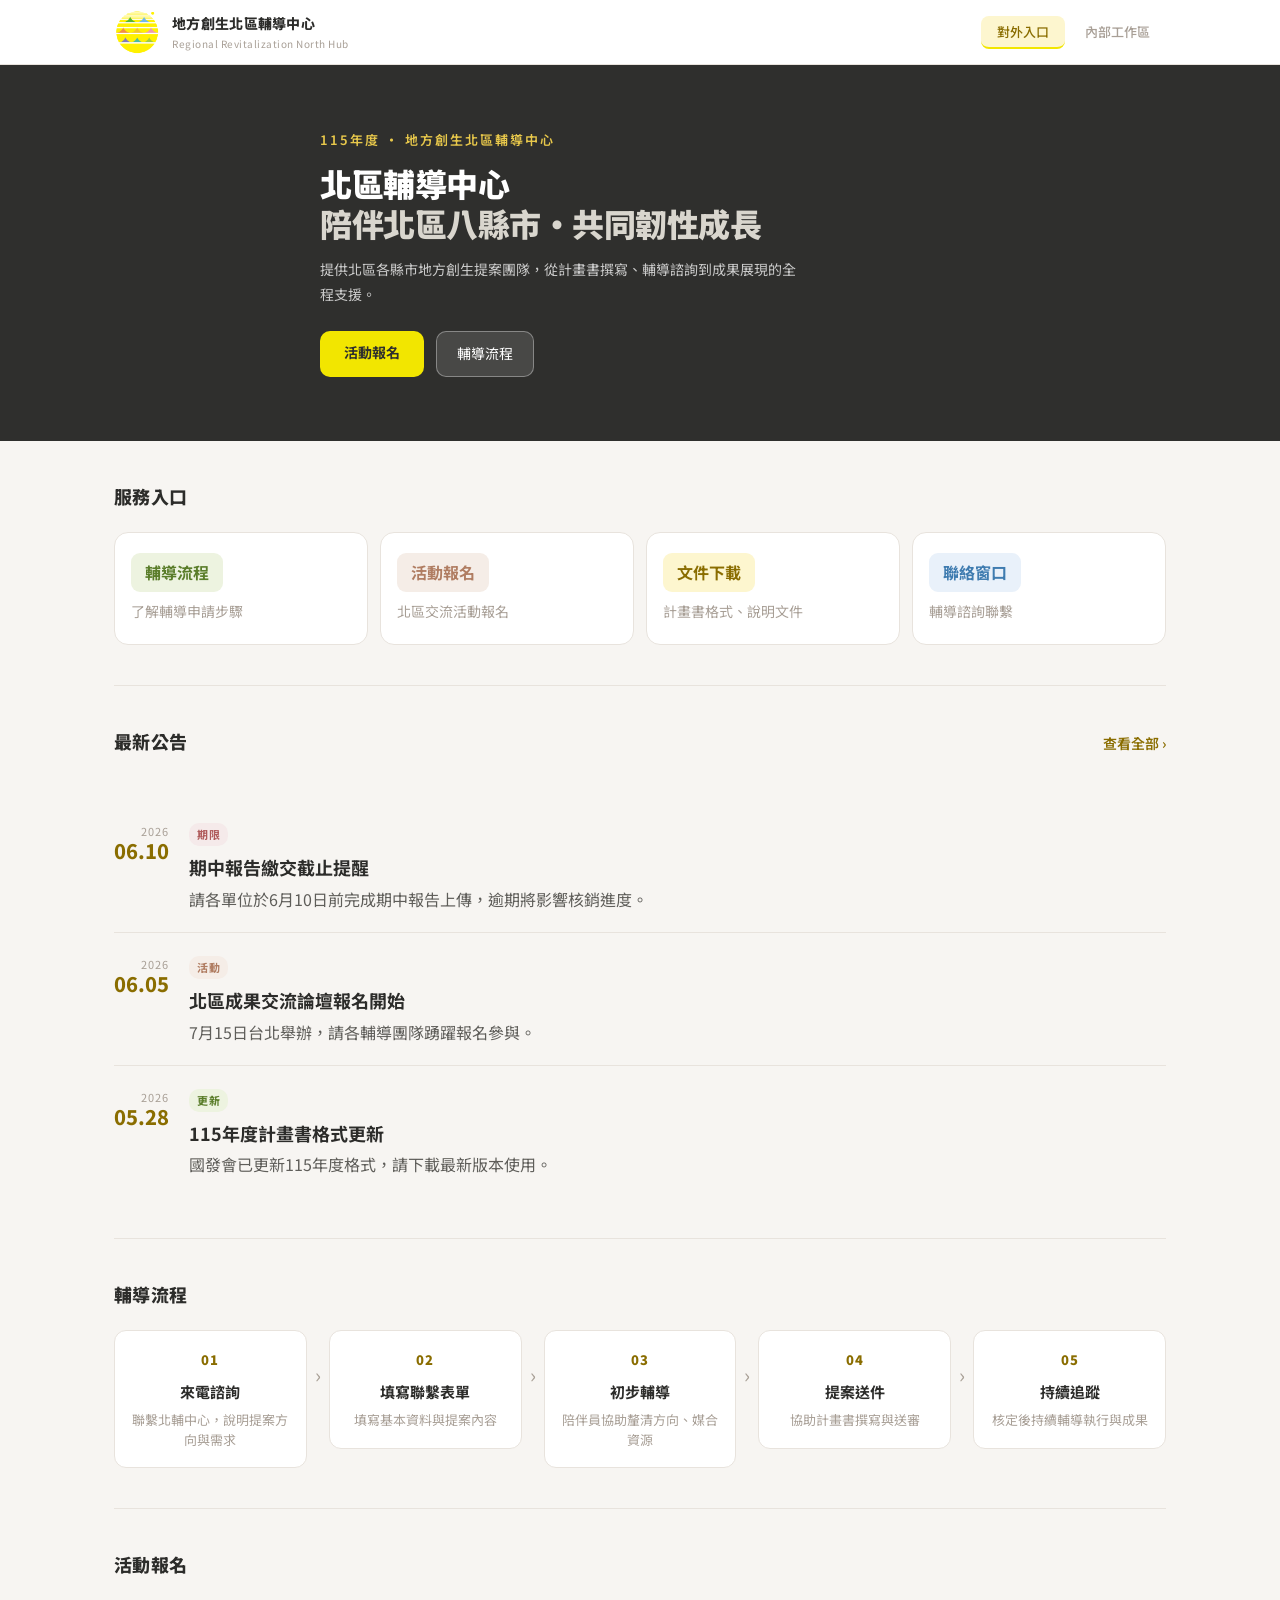
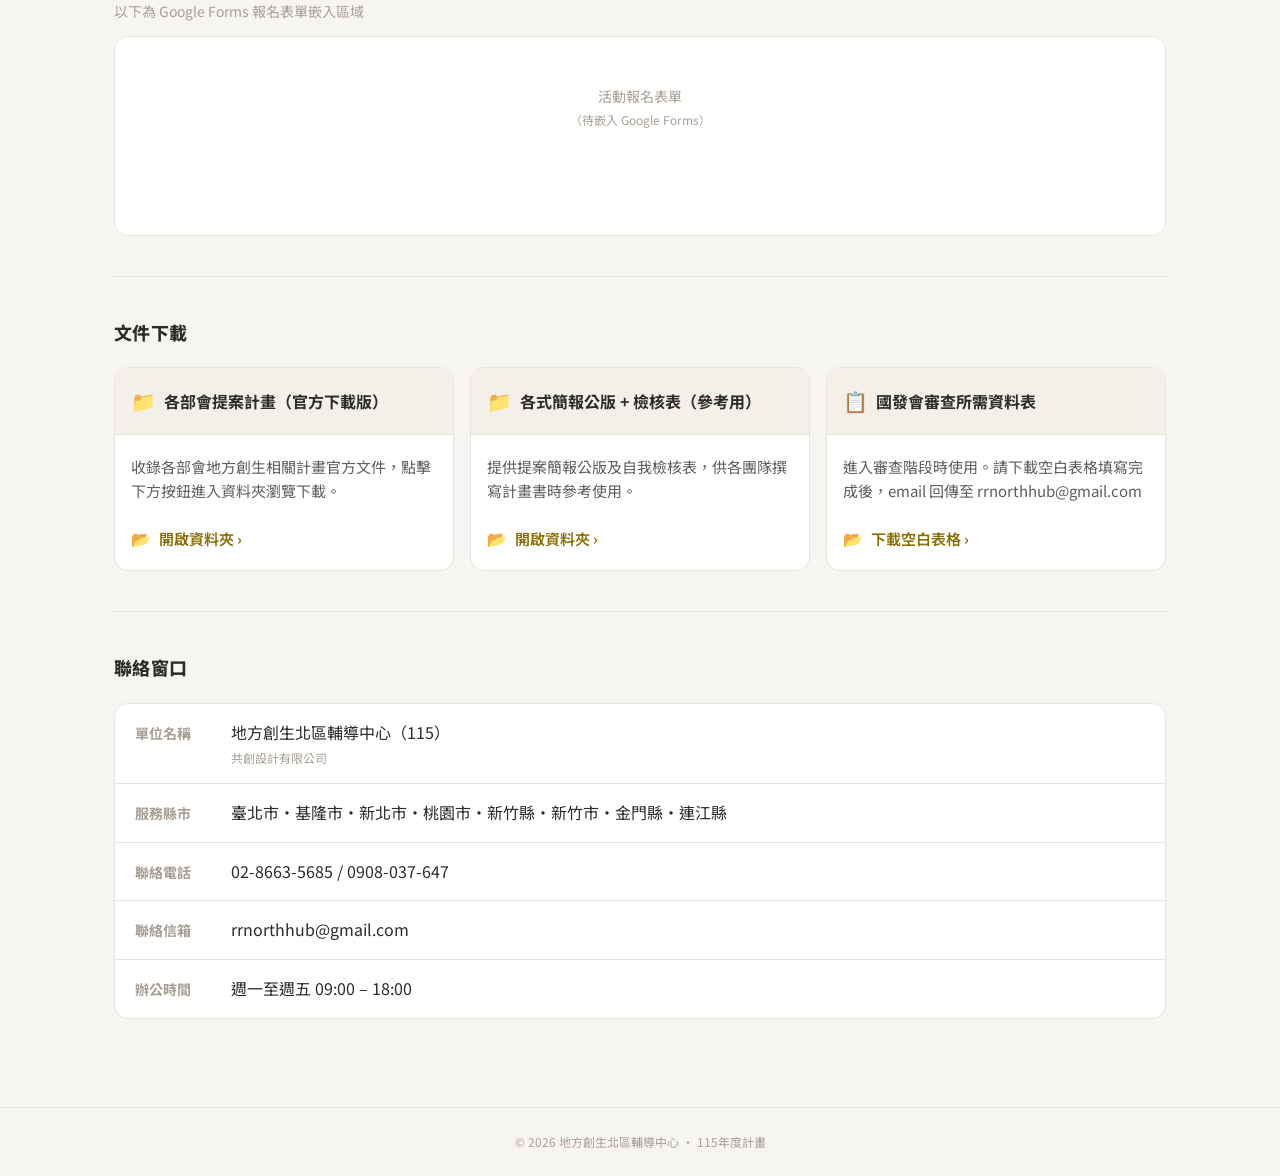
<file: index.html>
<!DOCTYPE html>
<html lang="zh-TW">
<head>
  <meta charset="UTF-8" />
  <meta name="viewport" content="width=device-width, initial-scale=1.0" />
  <title>地方創生北區輔導中心</title>
  <link rel="preconnect" href="https://fonts.googleapis.com" />
  <link href="https://fonts.googleapis.com/css2?family=Noto+Sans+TC:wght@400;500;700;900&display=swap" rel="stylesheet" />
  <link rel="stylesheet" href="style.css" />
  <!-- Google Identity Services -->
  <script src="https://accounts.google.com/gsi/client" async></script>
  <style>
    /* Google 登入頁 */
    .google-login-wrap { min-height: calc(100vh - 60px); display: flex; align-items: center; justify-content: center; background: var(--sand, #f7f4ef); }
    .google-login-card { background: #fff; border-radius: 16px; box-shadow: 0 2px 16px rgba(0,0,0,.10); padding: 48px 40px 40px; max-width: 400px; width: 100%; text-align: center; }
    .google-login-logo { height: 64px; width: auto; display: block; margin: 0 auto 20px; }
    .google-login-title { font-size: 20px; font-weight: 900; margin-bottom: 6px; }
    .google-login-sub { font-size: 13px; color: #6b6760; margin-bottom: 32px; }
    .google-login-btn-wrap { display: flex; justify-content: center; margin-bottom: 16px; }
    .google-login-error { font-size: 12px; color: #b05c5c; margin-top: 12px; display: none; padding: 8px 12px; background: #fdf0f0; border-radius: 6px; }
    .google-login-hint { font-size: 11px; color: #a89f96; margin-top: 20px; }
  </style>
</head>
<body>

  <!-- ── 頂部導覽 ── -->
  <header class="header">
    <div class="header-inner">
      <div class="header-brand">
        <img class="header-logo" src="logo-mark.png" alt="地方創生北區輔導中心" />
        <div>
          <div class="header-title">地方創生北區輔導中心</div>
          <div class="header-sub">Regional Revitalization North Hub</div>
        </div>
      </div>
      <nav class="header-nav">
        <button class="nav-btn active" onclick="showView('public')">對外入口</button>
        <button class="nav-btn" onclick="showView('login')">內部工作區</button>
      </nav>
    </div>
  </header>

  <!-- ══════════════════════════════════
       對外公開區
  ══════════════════════════════════ -->
  <main id="view-public" class="view active">

    <section class="hero">
      <div class="hero-inner">
        <p class="hero-eyebrow">115年度 · 地方創生北區輔導中心</p>
        <h1 class="hero-title">北區輔導中心<br/><span class="hero-accent">陪伴北區八縣市・共同韌性成長</span></h1>
        <p class="hero-desc">提供北區各縣市地方創生提案團隊，從計畫書撰寫、輔導諮詢到成果展現的全程支援。</p>
        <div class="hero-actions">
          <a href="#register" class="btn-primary">活動報名</a>
          <a href="#process" class="btn-ghost">輔導流程</a>
        </div>
      </div>
    </section>

    <div class="container">
      <section class="section">
        <h2 class="section-title">服務入口</h2>
        <div class="grid-4">
          <a href="#process" class="service-card">
            <div class="service-label" style="background:#edf3e0;color:#5a7d2a">輔導流程</div>
            <div class="service-desc">了解輔導申請步驟</div>
          </a>
          <a href="#register" class="service-card">
            <div class="service-label" style="background:#f5ede7;color:#b07d62">活動報名</div>
            <div class="service-desc">北區交流活動報名</div>
          </a>
          <a href="#download" class="service-card">
            <div class="service-label" style="background:#fdf6cf;color:#8a6d00">文件下載</div>
            <div class="service-desc">計畫書格式、說明文件</div>
          </a>
          <a href="#contact" class="service-card">
            <div class="service-label" style="background:#e9f1fa;color:#3f7cb0">聯絡窗口</div>
            <div class="service-desc">輔導諮詢聯繫</div>
          </a>
        </div>
      </section>

      <div class="divider"></div>

      <section class="section">
        <div class="section-header">
          <h2 class="section-title">最新公告</h2>
          <span class="section-more">查看全部 ›</span>
        </div>
        <div class="announce-list">
          <div class="announce-item">
            <div class="announce-date"><span class="announce-year">2026</span><span class="announce-day">06.10</span></div>
            <div class="announce-body">
              <span class="announce-tag tag-deadline">期限</span>
              <div class="announce-title">期中報告繳交截止提醒</div>
              <div class="announce-text">請各單位於6月10日前完成期中報告上傳，逾期將影響核銷進度。</div>
            </div>
          </div>
          <div class="divider-thin"></div>
          <div class="announce-item">
            <div class="announce-date"><span class="announce-year">2026</span><span class="announce-day">06.05</span></div>
            <div class="announce-body">
              <span class="announce-tag tag-event">活動</span>
              <div class="announce-title">北區成果交流論壇報名開始</div>
              <div class="announce-text">7月15日台北舉辦，請各輔導團隊踴躍報名參與。</div>
            </div>
          </div>
          <div class="divider-thin"></div>
          <div class="announce-item">
            <div class="announce-date"><span class="announce-year">2026</span><span class="announce-day">05.28</span></div>
            <div class="announce-body">
              <span class="announce-tag tag-update">更新</span>
              <div class="announce-title">115年度計畫書格式更新</div>
              <div class="announce-text">國發會已更新115年度格式，請下載最新版本使用。</div>
            </div>
          </div>
        </div>
      </section>

      <div class="divider"></div>

      <section class="section" id="process">
        <h2 class="section-title">輔導流程</h2>
        <div class="process-steps">
          <div class="process-step">
            <div class="process-num">01</div>
            <div class="process-label">來電諮詢</div>
            <div class="process-desc">聯繫北輔中心，說明提案方向與需求</div>
          </div>
          <div class="process-arrow">›</div>
          <div class="process-step">
            <div class="process-num">02</div>
            <div class="process-label">填寫聯繫表單</div>
            <div class="process-desc">填寫基本資料與提案內容</div>
          </div>
          <div class="process-arrow">›</div>
          <div class="process-step">
            <div class="process-num">03</div>
            <div class="process-label">初步輔導</div>
            <div class="process-desc">陪伴員協助釐清方向、媒合資源</div>
          </div>
          <div class="process-arrow">›</div>
          <div class="process-step">
            <div class="process-num">04</div>
            <div class="process-label">提案送件</div>
            <div class="process-desc">協助計畫書撰寫與送審</div>
          </div>
          <div class="process-arrow">›</div>
          <div class="process-step">
            <div class="process-num">05</div>
            <div class="process-label">持續追蹤</div>
            <div class="process-desc">核定後持續輔導執行與成果</div>
          </div>
        </div>
      </section>

      <div class="divider"></div>

      <section class="section" id="register">
        <h2 class="section-title">活動報名</h2>
        <div class="form-placeholder">
          <p class="form-hint">以下為 Google Forms 報名表單嵌入區域</p>
          <div class="form-embed-box">
            <p style="color:#a89f96;font-size:14px;text-align:center;padding:48px 0;">
              活動報名表單<br/>
              <span style="font-size:12px">（待嵌入 Google Forms）</span>
            </p>
          </div>
        </div>
      </section>

      <div class="divider"></div>

      <section class="section" id="download">
        <h2 class="section-title">文件下載</h2>
        <div class="download-grid">
          <div class="download-folder">
            <div class="folder-header">
              <span class="folder-icon">📁</span>
              <span class="folder-name">各部會提案計畫（官方下載版）</span>
            </div>
            <div class="folder-items">
              <p class="folder-desc">收錄各部會地方創生相關計畫官方文件，點擊下方按鈕進入資料夾瀏覽下載。</p>
              <a href="https://drive.google.com/drive/folders/1hBQZu9TEb7HIMNzYPlTym0tzGNF8ZsSh?usp=sharing" target="_blank" class="folder-item folder-more">
                <span class="file-icon">📂</span>開啟資料夾 ›
              </a>
            </div>
          </div>
          <div class="download-folder">
            <div class="folder-header">
              <span class="folder-icon">📁</span>
              <span class="folder-name">各式簡報公版 + 檢核表（參考用）</span>
            </div>
            <div class="folder-items">
              <p class="folder-desc">提供提案簡報公版及自我檢核表，供各團隊撰寫計畫書時參考使用。</p>
              <a href="https://drive.google.com/drive/folders/1xC-V1EIZS_Xglio5OvIOBrxVI4gTa_0d?usp=drive_link" target="_blank" class="folder-item folder-more">
                <span class="file-icon">📂</span>開啟資料夾 ›
              </a>
            </div>
          </div>
          <div class="download-folder">
            <div class="folder-header">
              <span class="folder-icon">📋</span>
              <span class="folder-name">國發會審查所需資料表</span>
            </div>
            <div class="folder-items">
              <p class="folder-desc">進入審查階段時使用。請下載空白表格填寫完成後，email 回傳至 rrnorthhub@gmail.com</p>
              <a href="https://drive.google.com/drive/folders/1goN9mAwZtrM7TU3zSaxuuhESbXUCfp5O?usp=sharing" target="_blank" class="folder-item folder-more">
                <span class="file-icon">📂</span>下載空白表格 ›
              </a>
            </div>
          </div>
        </div>
      </section>

      <div class="divider"></div>

      <section class="section" id="contact">
        <h2 class="section-title">聯絡窗口</h2>
        <div class="contact-card">
          <div class="contact-item">
            <span class="contact-label">單位名稱</span>
            <span class="contact-value">
              地方創生北區輔導中心（115）
              <span style="display:block;font-size:12px;color:#a89f96;margin-top:2px">共創設計有限公司</span>
            </span>
          </div>
          <div class="divider-thin"></div>
          <div class="contact-item">
            <span class="contact-label">服務縣市</span>
            <span class="contact-value">臺北市・基隆市・新北市・桃園市・新竹縣・新竹市・金門縣・連江縣</span>
          </div>
          <div class="divider-thin"></div>
          <div class="contact-item">
            <span class="contact-label">聯絡電話</span>
            <span class="contact-value">02-8663-5685 / 0908-037-647</span>
          </div>
          <div class="divider-thin"></div>
          <div class="contact-item">
            <span class="contact-label">聯絡信箱</span>
            <span class="contact-value">rrnorthhub@gmail.com</span>
          </div>
          <div class="divider-thin"></div>
          <div class="contact-item">
            <span class="contact-label">辦公時間</span>
            <span class="contact-value">週一至週五 09:00 – 18:00</span>
          </div>
        </div>
      </section>
    </div>
  </main>

  <!-- ══════════════════════════════════
       Google 登入頁
  ══════════════════════════════════ -->
  <main id="view-google-login" class="view">
    <div class="google-login-wrap">
      <div class="google-login-card">
        <img class="google-login-logo" src="logo.png" alt="地方創生北區輔導中心" />
        <h2 class="google-login-title">內部工作區</h2>
        <p class="google-login-sub">請使用北輔中心授權的 Google 帳號登入</p>
        <div class="google-login-btn-wrap">
          <div id="g_id_onload"
            data-client_id="480177769070-t922jh5s6svflimji6ehk0jvr5omfgf6.apps.googleusercontent.com"
            data-callback="handleGoogleLogin"
            data-auto_prompt="false">
          </div>
          <div class="g_id_signin"
            data-type="standard"
            data-size="large"
            data-theme="outline"
            data-text="sign_in_with"
            data-shape="rectangular"
            data-logo_alignment="left">
          </div>
        </div>
        <div id="google-login-error" class="google-login-error"></div>
        <p class="google-login-hint">僅限北輔中心授權帳號使用<br/>如有問題請聯繫 rrnorthhub@gmail.com</p>
      </div>
    </div>
  </main>

  <!-- ══════════════════════════════════
       內部工作區
  ══════════════════════════════════ -->
  <main id="view-internal" class="view">
    <div class="container" style="padding-top:32px">

      <div class="internal-header">
        <div>
          <p class="eyebrow">內部工作區</p>
          <h2 class="internal-title">北輔中心工作儀表板</h2>
          <p style="font-size:14px;color:#6b6760;margin-top:4px">登入帳號：<span id="logged-email"></span></p>
        </div>
        <button class="btn-ghost-sm" onclick="logout()">登出</button>
      </div>

      <div class="dash-cols" style="margin-bottom:32px">
        <div class="dash-col">
          <a href="gantt.html" class="internal-card">
            <div class="internal-label" style="background:#edf3e0;color:#5a7d2a">甘特圖</div>
            <div class="internal-desc">計畫時程總覽</div>
          </a>
          <a href="https://notion.so" target="_blank" class="internal-card">
            <div class="internal-label" style="background:#edf3e0;color:#5a7d2a">Notion 工作區</div>
            <div class="internal-desc">直接跳轉</div>
          </a>
        </div>
        <div class="dash-col">
          <a href="https://script.google.com/macros/s/AKfycbxVJ8um38au0mlNP2uFK4KF-lqGZT6tfrRAudRWYH3zEUCfXPPoXwPiw3ByLibGDGFH/exec" target="_blank" class="internal-card">
            <div class="internal-label" style="background:#f5ede7;color:#b07d62">創生導航儀</div>
            <div class="internal-desc">新增來電・AI 案件診斷</div>
          </a>
          <a href="call.html" class="internal-card">
            <div class="internal-label" style="background:#f5ede7;color:#b07d62">來電紀錄</div>
            <div class="internal-desc">查看所有來電案件清單</div>
          </a>
        </div>
        <div class="dash-col">
          <a href="call-form.html" class="internal-card">
            <div class="internal-label" style="background:#e9f1fa;color:#3f7cb0">輔導聯繫記錄</div>
            <div class="internal-desc">填寫聯繫・AI 月報綜整</div>
          </a>
          <a href="case-track.html" class="internal-card">
            <div class="internal-label" style="background:#e9f1fa;color:#3f7cb0">過案追蹤</div>
            <div class="internal-desc">主計畫分組・進度填報</div>
          </a>
          <a href="diary.html" class="internal-card">
            <div class="internal-label" style="background:#e9f1fa;color:#3f7cb0">工作日誌</div>
            <div class="internal-desc">自動儲存・週填報</div>
          </a>
        </div>
        <div class="dash-col">
          <div class="internal-card" onclick="alert('AI初審系統建置中')">
            <div class="internal-label" style="background:#fdf6cf;color:#8a6d00">提案 AI 初審</div>
            <div class="internal-desc">上傳 PDF · 對照政府標準</div>
            <span class="badge-new">即將上線</span>
          </div>
          <a href="https://drive.google.com/drive/folders/19HOjYc8VJbJ51NJUWdMOK4Yza5vl2DNf" target="_blank" class="internal-card">
            <div class="internal-label" style="background:#fdf6cf;color:#8a6d00">相關資料</div>
            <div class="internal-desc">限內部人員使用</div>
          </a>
        </div>
      </div>

    </div>
  </main>

  <footer class="footer">
    <div class="container">
      <p>© 2026 地方創生北區輔導中心 · 115年度計畫</p>
    </div>
  </footer>

  <script src="app.js"></script>

</body>
</html>
</file>
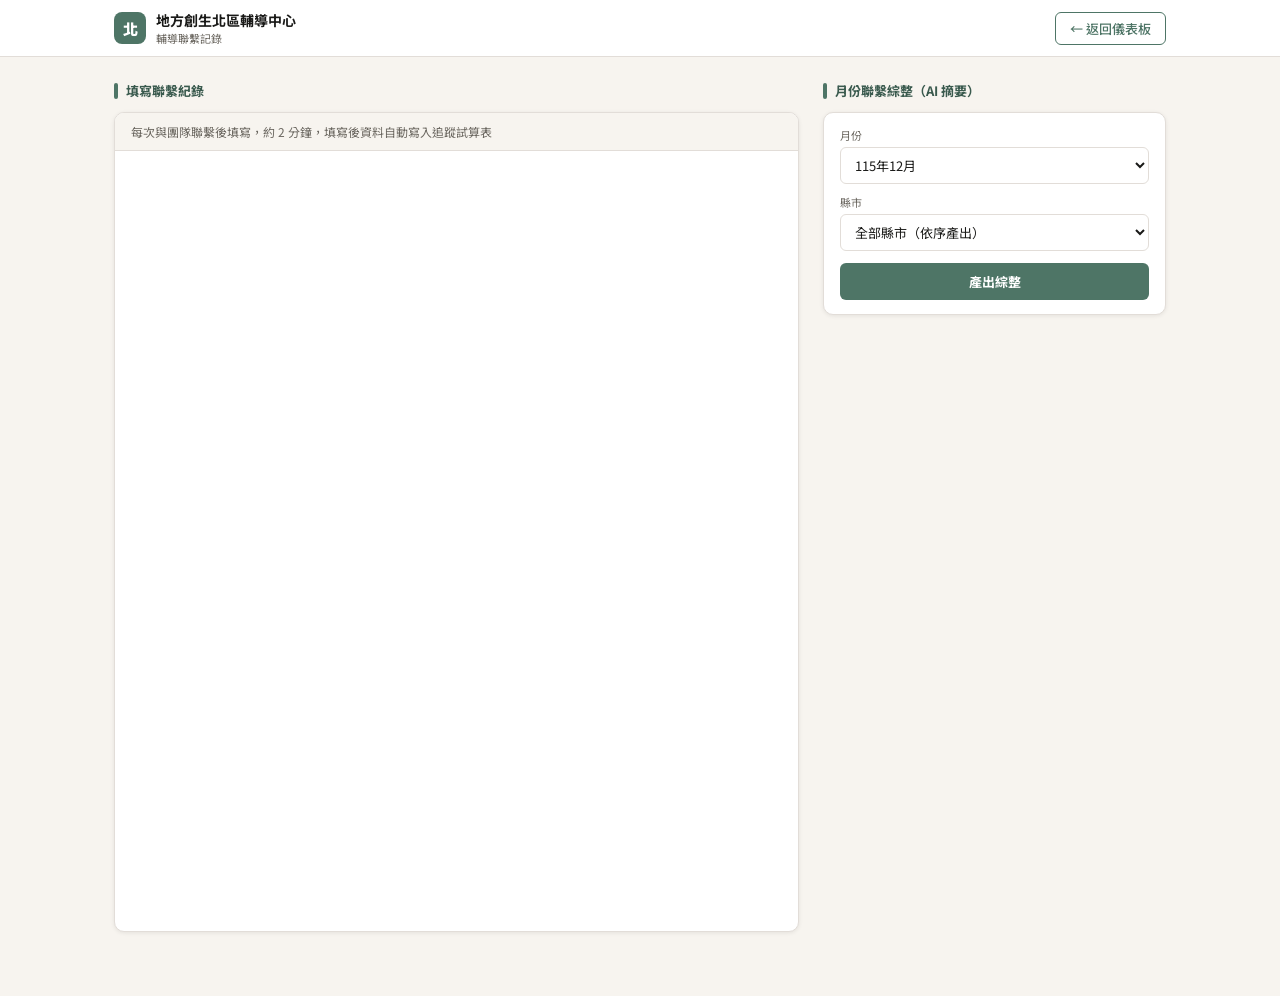
<file: call-form.html>
<!DOCTYPE html>
<html lang="zh-TW">
<head>
<meta charset="UTF-8" />
<meta name="viewport" content="width=device-width, initial-scale=1.0" />
<title>輔導聯繫記錄｜北輔中心</title>
<link rel="preconnect" href="https://fonts.googleapis.com" />
<link href="https://fonts.googleapis.com/css2?family=Noto+Sans+TC:wght@400;500;700;900&display=swap" rel="stylesheet" />
<style>
*, *::before, *::after { box-sizing: border-box; margin: 0; padding: 0; }
:root {
  --green:    #4e7566;
  --green-lt: #eef3f0;
  --green-dk: #3a5a4e;
  --sand:     #f7f4ef;
  --ink:      #1a1a18;
  --muted:    #6b6760;
  --border:   #e2ddd8;
  --white:    #ffffff;
  --radius:   10px;
  --shadow:   0 1px 4px rgba(0,0,0,.08);
}
body { font-family: 'Noto Sans TC', sans-serif; background: var(--sand); color: var(--ink); min-height: 100vh; }
.header { background: var(--white); border-bottom: 1px solid var(--border); position: sticky; top: 0; z-index: 100; }
.header-inner { max-width: 1100px; margin: 0 auto; padding: 0 24px; height: 56px; display: flex; align-items: center; justify-content: space-between; }
.header-brand { display: flex; align-items: center; gap: 10px; text-decoration: none; color: inherit; }
.header-logo { width: 32px; height: 32px; border-radius: 8px; background: var(--green); color: #fff; font-size: 15px; font-weight: 900; display: flex; align-items: center; justify-content: center; }
.header-title { font-size: 14px; font-weight: 700; }
.header-sub { font-size: 11px; color: var(--muted); }
.back-btn { font-size: 13px; color: var(--green); font-weight: 500; text-decoration: none; padding: 6px 14px; border: 1px solid var(--green); border-radius: 6px; }
.back-btn:hover { background: var(--green-lt); }

/* 左2右1 */
.page { max-width: 1100px; margin: 0 auto; padding: 24px 24px 64px; display: grid; grid-template-columns: 2fr 1fr; gap: 24px; align-items: start; }

.section-title { font-size: 13px; font-weight: 700; color: var(--green-dk); margin-bottom: 12px; display: flex; align-items: center; gap: 8px; }
.section-title::before { content: ''; display: inline-block; width: 4px; height: 16px; background: var(--green); border-radius: 2px; }
.form-panel { background: var(--white); border: 1px solid var(--border); border-radius: var(--radius); box-shadow: var(--shadow); overflow: hidden; }
.form-tip { font-size: 12px; color: var(--muted); padding: 10px 16px; background: var(--sand); border-bottom: 1px solid var(--border); }
iframe { width: 100%; height: 780px; border: none; display: block; }
.report-panel { display: flex; flex-direction: column; gap: 12px; }

/* Controls */
.controls { background: var(--white); border: 1px solid var(--border); border-radius: var(--radius); box-shadow: var(--shadow); padding: 14px 16px; }
.control-group { display: flex; flex-direction: column; gap: 4px; margin-bottom: 10px; }
.control-group:last-of-type { margin-bottom: 12px; }
.control-group label { font-size: 11px; color: var(--muted); }
.control-group select { font-family: inherit; font-size: 13px; padding: 7px 10px; border: 1px solid var(--border); border-radius: 6px; background: var(--white); color: var(--ink); cursor: pointer; width: 100%; }
.run-btn { width: 100%; padding: 9px; background: var(--green); color: #fff; border: none; border-radius: 6px; font-family: inherit; font-size: 13px; font-weight: 700; cursor: pointer; transition: background .15s; }
.run-btn:hover { background: var(--green-dk); }
.run-btn:disabled { background: var(--border); color: var(--muted); cursor: not-allowed; }

/* Progress */
.progress-wrap { display: none; background: var(--white); border: 1px solid var(--border); border-radius: var(--radius); padding: 14px 16px; }
.progress-label { font-size: 12px; color: var(--muted); margin-bottom: 8px; }
.progress-bar-outer { height: 5px; background: var(--border); border-radius: 3px; overflow: hidden; }
.progress-bar-inner { height: 100%; background: var(--green); border-radius: 3px; transition: width .4s; width: 0%; }
.progress-county { font-size: 11px; color: var(--green); margin-top: 5px; }

/* Results */
.results-wrap { display: none; }
.copy-bar { display: flex; justify-content: space-between; align-items: center; margin-bottom: 10px; flex-wrap: wrap; gap: 6px; }
.copy-btn { padding: 5px 12px; border: 1px solid var(--green); color: var(--green); background: var(--white); border-radius: 6px; font-family: inherit; font-size: 12px; font-weight: 700; cursor: pointer; }
.copy-btn:hover { background: var(--green-lt); }
.result-month { font-size: 11px; color: var(--muted); }

/* County block */
.county-block { background: var(--white); border: 1px solid var(--border); border-radius: var(--radius); box-shadow: var(--shadow); margin-bottom: 10px; overflow: hidden; }
.county-header { padding: 10px 14px; background: var(--green-lt); border-bottom: 1px solid var(--border); display: flex; align-items: center; justify-content: space-between; }
.county-name { font-size: 13px; font-weight: 900; color: var(--green-dk); }
.county-count { font-size: 11px; color: var(--muted); }
.team-row { padding: 10px 14px; border-bottom: 1px solid var(--border); }
.team-row:last-child { border-bottom: none; }
.team-header { display: flex; align-items: flex-start; gap: 6px; margin-bottom: 4px; flex-wrap: wrap; }
.team-id { font-size: 10px; color: var(--muted); font-weight: 700; white-space: nowrap; margin-top: 2px; }
.team-name { font-size: 12px; font-weight: 700; flex: 1; line-height: 1.4; }
.stage-badge { font-size: 10px; padding: 1px 6px; border-radius: 10px; white-space: nowrap; margin-top: 1px; }
.stage-1 { background: #fce8d5; color: #8c4a00; }
.stage-2 { background: #fff3cd; color: #7d5a00; }
.stage-3 { background: var(--green-lt); color: var(--green-dk); }
.stage-4 { background: #d4edda; color: #1a5c2e; }
.stage-5 { background: #cce5ff; color: #004085; }
.stage-6 { background: #f8d7da; color: #721c24; }
.team-summary { font-size: 11px; color: var(--ink); line-height: 1.7; padding-left: 2px; }
.team-no-data { font-size: 11px; color: var(--muted); font-style: italic; }
.team-loading { font-size: 11px; color: var(--green); display: flex; align-items: center; gap: 5px; }
.dot-spin { display: inline-block; width: 7px; height: 7px; border-radius: 50%; border: 2px solid var(--green); border-top-color: transparent; animation: spin .7s linear infinite; }
@keyframes spin { to { transform: rotate(360deg); } }

.toast { position: fixed; bottom: 24px; left: 50%; transform: translateX(-50%) translateY(80px); background: var(--ink); color: #fff; padding: 10px 22px; border-radius: 8px; font-size: 13px; opacity: 0; transition: all .3s; z-index: 999; white-space: nowrap; pointer-events: none; }
.toast.show { transform: translateX(-50%) translateY(0); opacity: 1; }

@media (max-width: 800px) {
  .page { grid-template-columns: 1fr; }
  iframe { height: 600px; }
}
</style>
</head>
<body>

<header class="header">
  <div class="header-inner">
    <a href="/#internal" class="header-brand">
      <div class="header-logo">北</div>
      <div>
        <div class="header-title">地方創生北區輔導中心</div>
        <div class="header-sub">輔導聯繫記錄</div>
      </div>
    </a>
    <a href="/#internal" class="back-btn">← 返回儀表板</a>
  </div>
</header>

<div class="page">

  <!-- 左欄（2等份）：填寫 Form -->
  <div>
    <div class="section-title">填寫聯繫紀錄</div>
    <div class="form-panel">
      <div class="form-tip">每次與團隊聯繫後填寫，約 2 分鐘，填寫後資料自動寫入追蹤試算表</div>
      <iframe
        src="https://docs.google.com/forms/d/e/1FAIpQLSdT4aELZl91ZQOdNl9L-wosHNcP5GPhgDkHS06Ti3NKvIIHqQ/viewform?embedded=true"
        title="北區輔導中心｜輔導聯繫記錄"
      >載入中…</iframe>
    </div>
  </div>

  <!-- 右欄（1等份）：月份 AI 綜整 -->
  <div>
    <div class="section-title">月份聯繫綜整（AI 摘要）</div>
    <div class="report-panel">

      <div class="controls">
        <div class="control-group">
          <label>月份</label>
          <select id="monthSelect"></select>
        </div>
        <div class="control-group">
          <label>縣市</label>
          <select id="countySelect">
            <option value="all">全部縣市（依序產出）</option>
            <option value="臺北市">臺北市</option>
            <option value="基隆市">基隆市</option>
            <option value="新北市">新北市</option>
            <option value="桃園市">桃園市</option>
            <option value="新竹縣">新竹縣</option>
            <option value="新竹市">新竹市</option>
            <option value="金門縣">金門縣</option>
            <option value="連江縣">連江縣</option>
          </select>
        </div>
        <button class="run-btn" id="runBtn" onclick="runReport()">產出綜整</button>
      </div>

      <div class="progress-wrap" id="progressWrap">
        <div class="progress-label" id="progressLabel">準備中…</div>
        <div class="progress-bar-outer">
          <div class="progress-bar-inner" id="progressBar"></div>
        </div>
        <div class="progress-county" id="progressCounty"></div>
      </div>

      <div class="results-wrap" id="resultsWrap">
        <div class="copy-bar">
          <div class="result-month" id="resultMonth"></div>
          <button class="copy-btn" onclick="copyReport()">複製月報</button>
        </div>
        <div id="resultBlocks"></div>
      </div>

    </div>
  </div>

</div>

<div class="toast" id="toast"></div>

<script>
const GAS_URL = 'https://script.google.com/macros/s/AKfycbwcc-aZky8noEqWkw8Me7y6CxeRKbf54xfXHz8bjkEwAO39iUgydrpXEuAixPdGe80_sw/exec';
const ALL_COUNTIES = ['臺北市','基隆市','新北市','桃園市','新竹縣','新竹市','金門縣','連江縣'];
const STAGE_CLASS = {
  '團隊撰寫中':    'stage-1',
  '計畫修正':      'stage-2',
  '中心輔導聯繫中': 'stage-3',
  '第一次函送':    'stage-4',
  '第二次函送':    'stage-5',
  '取消提案':      'stage-6',
};

function initMonthSelect() {
  var sel = document.getElementById('monthSelect');
  var now = new Date();
  for (var i = 0; i < 6; i++) {
    var d = new Date(now.getFullYear(), now.getMonth() - i, 1);
    var val = d.getFullYear() + '/' + String(d.getMonth()+1).padStart(2,'0');
    var label = (d.getFullYear() - 1911) + '年' + (d.getMonth()+1) + '月';
    var opt = document.createElement('option');
    opt.value = val;
    opt.textContent = label;
    sel.appendChild(opt);
  }
}

async function runReport() {
  var month = document.getElementById('monthSelect').value;
  var countyVal = document.getElementById('countySelect').value;
  var targets = countyVal === 'all' ? ALL_COUNTIES : [countyVal];
  var btn = document.getElementById('runBtn');
  btn.disabled = true;

  document.getElementById('resultBlocks').innerHTML = '';
  document.getElementById('resultsWrap').style.display = 'none';
  document.getElementById('progressWrap').style.display = 'block';

  var total = targets.length;

  for (var i = 0; i < targets.length; i++) {
    var county = targets[i];
    var pct = Math.round((i / total) * 100);
    document.getElementById('progressLabel').textContent = '處理中… ' + (i+1) + ' / ' + total;
    document.getElementById('progressBar').style.width = pct + '%';
    document.getElementById('progressCounty').textContent = '讀取：' + county;

    try {
      var url = GAS_URL + '?action=read&county=' + encodeURIComponent(county) + '&month=' + encodeURIComponent(month);
      var res  = await fetch(url);
      var json = await res.json();
      if (!json.ok) throw new Error(json.error);

      var teams = json.data.teams || [];
      renderCountyBlock(county, teams, true, {});

      var teamsWithData = teams.filter(function(t) { return t.hasData; });
      if (teamsWithData.length > 0) {
        document.getElementById('progressCounty').textContent = 'AI 摘要：' + county;
        var summaries = await aiSummarize(county, month, teamsWithData);
        renderCountyBlock(county, teams, false, summaries);
      } else {
        renderCountyBlock(county, teams, false, {});
      }

    } catch(err) {
      console.error(county, err);
      renderCountyError(county, err.message);
    }
  }

  document.getElementById('progressBar').style.width = '100%';
  document.getElementById('progressLabel').textContent = '完成！';
  document.getElementById('progressCounty').textContent = '';

  var rocYear = parseInt(month.split('/')[0]) - 1911;
  var m = parseInt(month.split('/')[1]);
  var countyLabel = countyVal === 'all' ? '全部縣市' : countyVal;
  document.getElementById('resultMonth').textContent = '民國 ' + rocYear + ' 年 ' + m + ' 月・' + countyLabel;
  document.getElementById('resultsWrap').style.display = 'block';
  btn.disabled = false;
}

async function aiSummarize(county, month, teams) {
  var rocYear = parseInt(month.split('/')[0]) - 1911;
  var m = parseInt(month.split('/')[1]);
  var teamText = teams.map(function(t) {
    return '[' + t.id + '] ' + t.name + '（' + t.stage + '）\n' + t.records.join('\n');
  }).join('\n\n');

  var prompt = '以下是民國' + rocYear + '年' + m + '月，' + county + '各提案團隊的輔導聯繫紀錄。\n'
    + '請針對每個團隊，以繁體中文寫出1-2行的當月重點摘要。\n'
    + '輸出格式（每個團隊一行）：團隊編號: 摘要文字\n\n'
    + teamText;

  var res = await fetch('https://api.anthropic.com/v1/messages', {
    method: 'POST',
    headers: { 'Content-Type': 'application/json' },
    body: JSON.stringify({
      model: 'claude-sonnet-4-6',
      max_tokens: 1000,
      messages: [{ role: 'user', content: prompt }]
    })
  });

  var data = await res.json();
  var text = (data.content || []).map(function(c) { return c.text || ''; }).join('');
  var summaries = {};
  text.split('\n').forEach(function(line) {
    var match = line.match(/^([A-Z]\d{2}-\d+)[：:]\s*(.+)/);
    if (match) summaries[match[1]] = match[2].trim();
  });
  return summaries;
}

function renderCountyBlock(county, teams, loading, summaries) {
  var id = 'block-' + county;
  var el = document.getElementById(id);
  if (!el) {
    el = document.createElement('div');
    el.id = id;
    el.className = 'county-block';
    document.getElementById('resultBlocks').appendChild(el);
  }

  var withData = teams.filter(function(t) { return t.hasData; }).length;
  var html = '<div class="county-header">'
    + '<span class="county-name">■ ' + county + '</span>'
    + '<span class="county-count">' + withData + '/' + teams.length + ' 有紀錄</span>'
    + '</div>';

  teams.forEach(function(t) {
    var sc = STAGE_CLASS[t.stage] || 'stage-1';
    html += '<div class="team-row">'
      + '<div class="team-header">'
      + '<span class="team-id">' + t.id + '</span>'
      + '<span class="team-name">' + t.name + '</span>'
      + (t.stage ? '<span class="stage-badge ' + sc + '">' + t.stage + '</span>' : '')
      + '</div>';

    if (loading && t.hasData) {
      html += '<div class="team-loading"><span class="dot-spin"></span>AI 摘要中…</div>';
    } else if (summaries[t.id]) {
      html += '<div class="team-summary">' + escHtml(summaries[t.id]) + '</div>';
    } else if (t.hasData) {
      html += '<div class="team-summary">' + escHtml(t.records.join(' ')) + '</div>';
    } else {
      html += '<div class="team-no-data">本月無紀錄</div>';
    }
    html += '</div>';
  });

  el.innerHTML = html;
}

function renderCountyError(county, msg) {
  var id = 'block-' + county;
  var el = document.getElementById(id) || document.createElement('div');
  el.id = id;
  el.className = 'county-block';
  el.innerHTML = '<div class="county-header"><span class="county-name">■ ' + county + '</span></div>'
    + '<div class="team-row"><span class="team-no-data">讀取失敗：' + msg + '</span></div>';
  if (!document.getElementById(id)) document.getElementById('resultBlocks').appendChild(el);
}

function copyReport() {
  var month = document.getElementById('monthSelect').value;
  var rocYear = parseInt(month.split('/')[0]) - 1911;
  var m = parseInt(month.split('/')[1]);
  var text = '【民國' + rocYear + '年' + m + '月 輔導聯繫月報】\n\n';

  var blocks = document.getElementById('resultBlocks').querySelectorAll('.county-block');
  blocks.forEach(function(block) {
    var countyName = (block.querySelector('.county-name') || {}).textContent || '';
    text += countyName + '\n';
    var rows = block.querySelectorAll('.team-row');
    rows.forEach(function(row) {
      if (row.querySelector('.team-no-data')) return;
      var id = (row.querySelector('.team-id') || {}).textContent || '';
      var name = (row.querySelector('.team-name') || {}).textContent || '';
      var stage = (row.querySelector('.stage-badge') || {}).textContent || '';
      var summary = (row.querySelector('.team-summary') || {}).textContent || '';
      text += id + ' ' + name;
      if (stage) text += '｜' + stage;
      text += '\n';
      if (summary) text += summary + '\n';
      text += '\n';
    });
    text += '\n';
  });

  navigator.clipboard.writeText(text.trim()).then(function() {
    showToast('月報文字已複製！');
  }).catch(function() {
    showToast('複製失敗，請手動選取');
  });
}

function escHtml(str) {
  return String(str).replace(/&/g,'&amp;').replace(/</g,'&lt;').replace(/>/g,'&gt;');
}

function showToast(msg) {
  var t = document.getElementById('toast');
  t.textContent = msg;
  t.classList.add('show');
  setTimeout(function() { t.classList.remove('show'); }, 2500);
}

initMonthSelect();
</script>
</body>
</html>
</file>
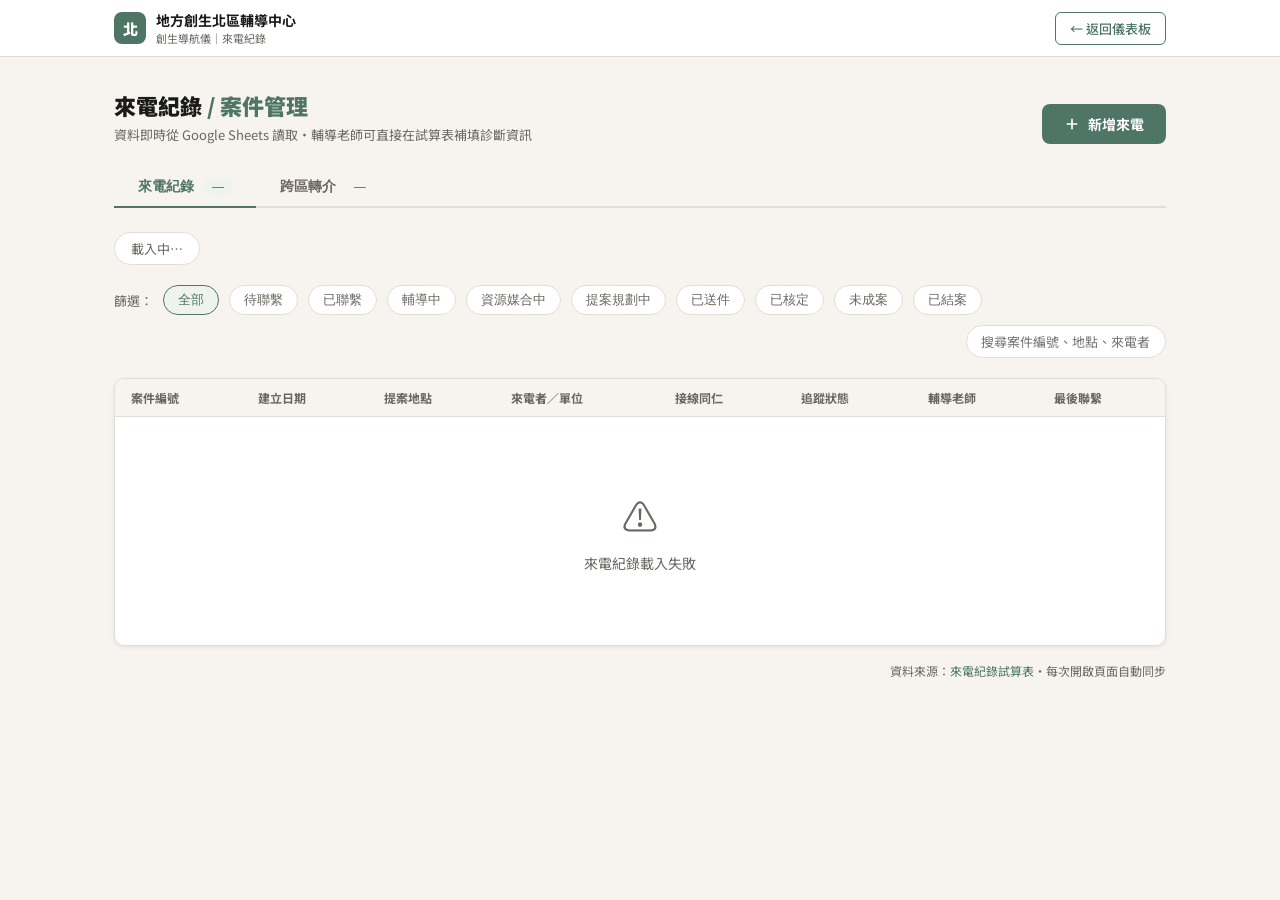
<file: call.html>
<!DOCTYPE html>
<html lang="zh-TW">
<head>
<meta charset="UTF-8" />
<meta name="viewport" content="width=device-width, initial-scale=1.0" />
<title>創生導航儀｜來電紀錄・北輔中心</title>
<link rel="preconnect" href="https://fonts.googleapis.com" />
<link href="https://fonts.googleapis.com/css2?family=Noto+Sans+TC:wght@400;500;700;900&display=swap" rel="stylesheet" />
<style>
  *, *::before, *::after { box-sizing: border-box; margin: 0; padding: 0; }

  :root {
    --green:    #4e7566;
    --green-lt: #eef3f0;
    --sand:     #f7f4ef;
    --ink:      #1a1a18;
    --muted:    #6b6760;
    --border:   #e2ddd8;
    --white:    #ffffff;
    --orange:   #c47c3c;
    --orange-lt:#fdf3e9;
    --radius: 10px;
    --shadow: 0 1px 4px rgba(0,0,0,.08);
  }

  body { font-family: 'Noto Sans TC', sans-serif; background: var(--sand); color: var(--ink); min-height: 100vh; }

  /* ── Header ── */
  .header { background: var(--white); border-bottom: 1px solid var(--border); position: sticky; top: 0; z-index: 100; }
  .header-inner { max-width: 1100px; margin: 0 auto; padding: 0 24px; height: 56px; display: flex; align-items: center; justify-content: space-between; }
  .header-brand { display: flex; align-items: center; gap: 10px; text-decoration: none; color: inherit; }
  .header-logo { width: 32px; height: 32px; border-radius: 8px; background: var(--green); color: #fff; font-size: 15px; font-weight: 900; display: flex; align-items: center; justify-content: center; }
  .header-title { font-size: 14px; font-weight: 700; }
  .header-sub   { font-size: 11px; color: var(--muted); }
  .back-btn { font-size: 13px; color: var(--green); font-weight: 500; text-decoration: none; padding: 6px 14px; border: 1px solid var(--green); border-radius: 6px; transition: background .15s; }
  .back-btn:hover { background: var(--green-lt); }

  /* ── Page layout ── */
  .page { max-width: 1100px; margin: 0 auto; padding: 32px 24px 64px; }

  .page-header { display: flex; align-items: flex-end; justify-content: space-between; margin-bottom: 24px; flex-wrap: wrap; gap: 16px; }
  .page-title { font-size: 22px; font-weight: 900; }
  .page-title span { color: var(--green); }
  .page-desc { font-size: 13px; color: var(--muted); margin-top: 4px; }

  .new-btn { display: inline-flex; align-items: center; gap: 8px; background: var(--green); color: #fff; font-size: 14px; font-weight: 700; padding: 10px 22px; border-radius: 8px; text-decoration: none; transition: opacity .15s; white-space: nowrap; }
  .new-btn:hover { opacity: .88; }
  .new-btn svg { width: 16px; height: 16px; }

  /* ── Tab 切換 ── */
  .tab-bar { display: flex; gap: 0; margin-bottom: 24px; border-bottom: 2px solid var(--border); }
  .tab-btn {
    padding: 10px 24px; font-size: 14px; font-weight: 700;
    color: var(--muted); background: none; border: none;
    cursor: pointer; border-bottom: 2px solid transparent;
    margin-bottom: -2px; transition: all .15s;
  }
  .tab-btn.active { color: var(--green); border-bottom-color: var(--green); }
  .tab-btn:hover:not(.active) { color: var(--ink); }
  .tab-count { font-size: 12px; font-weight: 500; background: var(--sand); border-radius: 10px; padding: 1px 8px; margin-left: 6px; }
  .tab-btn.active .tab-count { background: var(--green-lt); color: var(--green); }

  /* ── Stats bar ── */
  .stats-bar { display: flex; gap: 12px; margin-bottom: 20px; flex-wrap: wrap; }
  .stat-pill { background: var(--white); border: 1px solid var(--border); border-radius: 20px; padding: 6px 16px; font-size: 13px; color: var(--muted); display: flex; align-items: center; gap: 6px; }
  .stat-pill strong { color: var(--ink); font-weight: 700; }

  /* ── Filter bar ── */
  .filter-bar { display: flex; gap: 10px; margin-bottom: 20px; flex-wrap: wrap; align-items: center; }
  .filter-label { font-size: 13px; color: var(--muted); }
  .filter-btn { font-size: 13px; padding: 5px 14px; border: 1px solid var(--border); border-radius: 20px; background: var(--white); color: var(--muted); cursor: pointer; transition: all .15s; }
  .filter-btn.active, .filter-btn:hover { border-color: var(--green); color: var(--green); background: var(--green-lt); }
  .search-input { margin-left: auto; padding: 6px 14px; border: 1px solid var(--border); border-radius: 20px; font-size: 13px; font-family: inherit; outline: none; background: var(--white); width: 200px; transition: border-color .15s; }
  .search-input:focus { border-color: var(--green); }

  /* ── Table ── */
  .table-wrap { background: var(--white); border: 1px solid var(--border); border-radius: var(--radius); overflow: hidden; box-shadow: var(--shadow); }
  table { width: 100%; border-collapse: collapse; font-size: 13px; }
  thead { background: var(--sand); border-bottom: 1px solid var(--border); }
  th { padding: 10px 16px; text-align: left; font-weight: 700; color: var(--muted); font-size: 12px; white-space: nowrap; }
  td { padding: 12px 16px; border-bottom: 1px solid var(--border); vertical-align: middle; }
  tr:last-child td { border-bottom: none; }
  tr:hover td { background: #fafaf8; }

  .case-id { font-family: monospace; font-size: 12px; color: var(--muted); }
  .case-name { font-weight: 500; }
  .case-sub  { font-size: 12px; color: var(--muted); margin-top: 2px; }

  /* 追蹤狀態 tag */
  .tag { display: inline-block; padding: 2px 10px; border-radius: 12px; font-size: 12px; font-weight: 500; white-space: nowrap; }
  .tag-待聯繫    { background: #fef3c7; color: #92400e; }
  .tag-已聯繫    { background: #dbeafe; color: #1e40af; }
  .tag-輔導中    { background: #ede9fe; color: #5b21b6; }
  .tag-資源媒合中  { background: #fce7f3; color: #9d174d; }
  .tag-提案規劃中  { background: #e0f2fe; color: #075985; }
  .tag-已送件    { background: #d1fae5; color: #065f46; }
  .tag-已核定    { background: #dcfce7; color: #166534; }
  .tag-未成案    { background: #fee2e2; color: #991b1b; }
  .tag-已結案    { background: #f1f0ef; color: #6b6760; }
  .tag-跨區轉介   { background: var(--orange-lt); color: var(--orange); }
  .tag-default   { background: #f1f0ef; color: var(--muted); }

  .location-badge { display: inline-block; background: var(--green-lt); color: var(--green); padding: 2px 8px; border-radius: 4px; font-size: 12px; font-weight: 500; }
  .ref-badge { display: inline-block; background: var(--orange-lt); color: var(--orange); padding: 2px 8px; border-radius: 4px; font-size: 12px; font-weight: 500; }

  /* ── Loading / empty ── */
  .state-box { padding: 60px 24px; text-align: center; color: var(--muted); }
  .state-box .state-icon { font-size: 36px; margin-bottom: 12px; }
  .state-box p { font-size: 14px; }

  /* ── 頁尾 ── */
  .sync-note { margin-top: 16px; font-size: 12px; color: var(--muted); text-align: right; }
  .sync-note a { color: var(--green); text-decoration: none; }
  .sync-note a:hover { text-decoration: underline; }

  /* ── Tab 內容 ── */
  .tab-panel { display: none; }
  .tab-panel.active { display: block; }

  @media (max-width: 768px) {
    .page { padding: 20px 16px 48px; }
    .search-input { width: 100%; margin-left: 0; }
    table { font-size: 12px; }
    th, td { padding: 10px 12px; }
    .col-hide { display: none; }
  }
</style>
</head>
<body>

<!-- Header -->
<header class="header">
  <div class="header-inner">
    <a href="/" class="header-brand">
      <div class="header-logo">北</div>
      <div>
        <div class="header-title">地方創生北區輔導中心</div>
        <div class="header-sub">創生導航儀｜來電紀錄</div>
      </div>
    </a>
    <a href="/#internal" class="back-btn">← 返回儀表板</a>
  </div>
</header>

<div class="page">

  <!-- Page header -->
  <div class="page-header">
    <div>
      <h1 class="page-title">來電紀錄 <span>/ 案件管理</span></h1>
      <p class="page-desc">資料即時從 Google Sheets 讀取・輔導老師可直接在試算表補填診斷資訊</p>
    </div>
    <a href="https://script.google.com/macros/s/AKfycbxVJ8um38au0mlNP2uFK4KF-lqGZT6tfrRAudRWYH3zEUCfXPPoXwPiw3ByLibGDGFH/exec"
       target="_blank" class="new-btn">
      <svg viewBox="0 0 24 24" fill="none" stroke="currentColor" stroke-width="2.5" stroke-linecap="round" stroke-linejoin="round">
        <line x1="12" y1="5" x2="12" y2="19"/><line x1="5" y1="12" x2="19" y2="12"/>
      </svg>
      新增來電
    </a>
  </div>

  <!-- Tab 切換 -->
  <div class="tab-bar">
    <button class="tab-btn active" onclick="switchTab('calls', this)">
      來電紀錄 <span class="tab-count" id="callCount">—</span>
    </button>
    <button class="tab-btn" onclick="switchTab('referrals', this)">
      跨區轉介 <span class="tab-count" id="refCount">—</span>
    </button>
  </div>

  <!-- ══ Tab 1：來電紀錄 ══ -->
  <div class="tab-panel active" id="panel-calls">

    <div class="stats-bar" id="statsBar">
      <div class="stat-pill">載入中…</div>
    </div>

    <div class="filter-bar">
      <span class="filter-label">篩選：</span>
      <button class="filter-btn active" onclick="setFilter('all', this, 'calls')">全部</button>
      <button class="filter-btn" onclick="setFilter('待聯繫', this, 'calls')">待聯繫</button>
      <button class="filter-btn" onclick="setFilter('已聯繫', this, 'calls')">已聯繫</button>
      <button class="filter-btn" onclick="setFilter('輔導中', this, 'calls')">輔導中</button>
      <button class="filter-btn" onclick="setFilter('資源媒合中', this, 'calls')">資源媒合中</button>
      <button class="filter-btn" onclick="setFilter('提案規劃中', this, 'calls')">提案規劃中</button>
      <button class="filter-btn" onclick="setFilter('已送件', this, 'calls')">已送件</button>
      <button class="filter-btn" onclick="setFilter('已核定', this, 'calls')">已核定</button>
      <button class="filter-btn" onclick="setFilter('未成案', this, 'calls')">未成案</button>
      <button class="filter-btn" onclick="setFilter('已結案', this, 'calls')">已結案</button>
      <input type="text" class="search-input" id="searchCalls"
             placeholder="搜尋案件編號、地點、來電者…"
             oninput="renderCallsTable()">
    </div>

    <div class="table-wrap">
      <table>
        <thead>
          <tr>
            <th>案件編號</th>
            <th>建立日期</th>
            <th>提案地點</th>
            <th>來電者／單位</th>
            <th>接線同仁</th>
            <th>追蹤狀態</th>
            <th class="col-hide">輔導老師</th>
            <th class="col-hide">最後聯繫</th>
          </tr>
        </thead>
        <tbody id="callsBody">
          <tr><td colspan="8"><div class="state-box"><div class="state-icon">⏳</div><p>資料載入中…</p></div></td></tr>
        </tbody>
      </table>
    </div>

    <p class="sync-note">
      資料來源：<a href="https://docs.google.com/spreadsheets/d/1AljjhhUrhPP2UBDbHe_Q8WU0MDi3wvl19rU-adcOn-I" target="_blank">來電紀錄試算表</a>・每次開啟頁面自動同步
    </p>
  </div>

  <!-- ══ Tab 2：跨區轉介 ══ -->
  <div class="tab-panel" id="panel-referrals">

    <div class="stats-bar" id="refStatsBar">
      <div class="stat-pill">載入中…</div>
    </div>

    <div class="filter-bar">
      <span class="filter-label">篩選：</span>
      <button class="filter-btn active" onclick="setFilter('all', this, 'referrals')">全部</button>
      <input type="text" class="search-input" id="searchRefs"
             placeholder="搜尋轉介編號、地點、來電者…"
             oninput="renderRefsTable()">
    </div>

    <div class="table-wrap">
      <table>
        <thead>
          <tr>
            <th>轉介編號</th>
            <th>轉介時間</th>
            <th>提案地點</th>
            <th>服務區域</th>
            <th>轉介中心</th>
            <th>來電者／單位</th>
            <th class="col-hide">接線同仁</th>
            <th class="col-hide">備註</th>
          </tr>
        </thead>
        <tbody id="refsBody">
          <tr><td colspan="8"><div class="state-box"><div class="state-icon">⏳</div><p>資料載入中…</p></div></td></tr>
        </tbody>
      </table>
    </div>

    <p class="sync-note">
      資料來源：<a href="https://docs.google.com/spreadsheets/d/1AljjhhUrhPP2UBDbHe_Q8WU0MDi3wvl19rU-adcOn-I" target="_blank">來電紀錄試算表</a>（02_跨區轉介紀錄）・每次開啟頁面自動同步
    </p>
  </div>

</div>

<script>
const SHEET_ID = '1AljjhhUrhPP2UBDbHe_Q8WU0MDi3wvl19rU-adcOn-I';

// ── 欄位索引：來電紀錄 ──
const C = {
  ID:       0,  // 案件編號
  CREATED:  1,  // 建立時間
  UPDATED:  2,  // 最後更新時間
  STAFF:    3,  // 接線同仁
  LOCATION: 4,  // 提案地點
  TEACHER:  7,  // 輔導老師
  CALLER:   9,  // 來電者姓名
  UNIT:     10, // 單位名稱
  STATUS:   35, // 案件追蹤狀態
  LAST_DATE:37, // 最後聯繫日期
};

// ── 欄位索引：跨區轉介 ──
const R = {
  ID:       0,  // 轉介編號
  TIME:     1,  // 轉介時間
  LOCATION: 2,  // 提案地點
  AREA:     3,  // 服務區域
  CENTER:   4,  // 轉介中心
  PHONE:    5,  // 轉介電話
  IDENTITY: 6,  // 來電身分
  ROLE:     7,  // 來電角色
  CALLER:   8,  // 來電者姓名
  UNIT:     9,  // 單位名稱
  NEED:     10, // 諮詢需求
  STAFF:    11, // 接線同仁
  NOTE:     12, // 備註
};

let allCalls = [];
let allRefs  = [];
let callFilter = 'all';
let refFilter  = 'all';
let currentTab = 'calls';

// ── Tab 切換 ──────────────────────────────────────
function switchTab(tab, btn) {
  currentTab = tab;
  document.querySelectorAll('.tab-btn').forEach(b => b.classList.remove('active'));
  btn.classList.add('active');
  document.querySelectorAll('.tab-panel').forEach(p => p.classList.remove('active'));
  document.getElementById('panel-' + tab).classList.add('active');
}

// ── 資料載入 ──────────────────────────────────────
async function fetchSheet(sheetName) {
  const url = `https://docs.google.com/spreadsheets/d/${SHEET_ID}/gviz/tq?tqx=out:json&sheet=${encodeURIComponent(sheetName)}`;
  const res  = await fetch(url);
  const text = await res.text();
  const json = JSON.parse(text.replace(/^[^\(]+\(/, '').replace(/\);?\s*$/, ''));
  return json.table.rows.map(r => r.c.map(c => c ? (c.f || c.v || '') : ''));
}

async function loadAll() {
  // 來電紀錄
  try {
    const rows = await fetchSheet('Sheet1');
    allCalls = rows.filter(r => r[C.ID] && String(r[C.ID]).trim());
    document.getElementById('callCount').textContent = allCalls.length;
    renderCallsStats();
    renderCallsTable();
  } catch(e) {
    document.getElementById('callsBody').innerHTML =
      `<tr><td colspan="8"><div class="state-box"><div class="state-icon">⚠️</div><p>來電紀錄載入失敗</p></div></td></tr>`;
  }

  // 跨區轉介
  try {
    const rows = await fetchSheet('02_跨區轉介紀錄');
    allRefs = rows.filter(r => r[R.ID] && String(r[R.ID]).trim());
    document.getElementById('refCount').textContent = allRefs.length;
    renderRefsStats();
    renderRefsTable();
  } catch(e) {
    document.getElementById('refsBody').innerHTML =
      `<tr><td colspan="8"><div class="state-box"><div class="state-icon">⚠️</div><p>跨區轉介資料載入失敗，請確認分頁名稱為「02_跨區轉介紀錄」</p></div></td></tr>`;
  }
}

// ── 來電紀錄統計 ──────────────────────────────────
function renderCallsStats() {
  const t = allCalls.length;
  const count = s => allCalls.filter(r => r[C.STATUS] === s).length;
  document.getElementById('statsBar').innerHTML = `
    <div class="stat-pill">共 <strong>${t}</strong> 件</div>
    <div class="stat-pill">待聯繫 <strong>${count('待聯繫')}</strong></div>
    <div class="stat-pill">輔導中 <strong>${count('輔導中')}</strong></div>
    <div class="stat-pill">已送件 <strong>${count('已送件')}</strong></div>
    <div class="stat-pill">已核定 <strong>${count('已核定')}</strong></div>
    <div class="stat-pill">已結案 <strong>${count('已結案')}</strong></div>
  `;
}

// ── 跨區轉介統計 ──────────────────────────────────
function renderRefsStats() {
  const t = allRefs.length;
  // 依轉介中心統計
  const centerMap = {};
  allRefs.forEach(r => {
    const c = String(r[R.CENTER] || '其他').trim();
    centerMap[c] = (centerMap[c] || 0) + 1;
  });
  const pills = Object.entries(centerMap)
    .sort((a,b) => b[1]-a[1])
    .slice(0,4)
    .map(([k,v]) => `<div class="stat-pill">${escHtml(k)} <strong>${v}</strong></div>`)
    .join('');
  document.getElementById('refStatsBar').innerHTML =
    `<div class="stat-pill">共 <strong>${t}</strong> 件</div>${pills}`;
}

// ── 篩選 ──────────────────────────────────────────
function setFilter(val, btn, tab) {
  if (tab === 'calls') { callFilter = val; renderCallsTable(); }
  else                 { refFilter  = val; renderRefsTable(); }
  btn.closest('.filter-bar').querySelectorAll('.filter-btn').forEach(b => b.classList.remove('active'));
  btn.classList.add('active');
}

// ── 來電紀錄表格 ──────────────────────────────────
function renderCallsTable() {
  const kw = document.getElementById('searchCalls').value.toLowerCase();
  const VALID = ['待聯繫','已聯繫','輔導中','資源媒合中','提案規劃中','已送件','已核定','未成案','已結案'];

  const rows = allCalls.filter(r => {
    const ok = callFilter === 'all' || r[C.STATUS] === callFilter;
    const km = !kw || [C.ID,C.LOCATION,C.CALLER,C.UNIT,C.STAFF].some(i => String(r[i]).toLowerCase().includes(kw));
    return ok && km;
  });

  if (!rows.length) {
    document.getElementById('callsBody').innerHTML =
      `<tr><td colspan="8"><div class="state-box"><div class="state-icon">🔍</div><p>沒有符合條件的案件</p></div></td></tr>`;
    return;
  }

  document.getElementById('callsBody').innerHTML = rows.map(r => {
    const status = String(r[C.STATUS] || '').trim();
    const tagCls = VALID.includes(status) ? `tag-${status}` : 'tag-default';
    const created  = String(r[C.CREATED]  || '').slice(0,10);
    const lastDate = String(r[C.LAST_DATE]|| '').slice(0,10);
    return `<tr>
      <td class="case-id">${escHtml(r[C.ID])}</td>
      <td>${escHtml(created)}</td>
      <td><span class="location-badge">${escHtml(r[C.LOCATION])}</span></td>
      <td><div class="case-name">${escHtml(r[C.CALLER])}</div><div class="case-sub">${escHtml(r[C.UNIT])}</div></td>
      <td>${escHtml(r[C.STAFF])}</td>
      <td><span class="tag ${tagCls}">${escHtml(status)||'—'}</span></td>
      <td class="col-hide">${escHtml(r[C.TEACHER])}</td>
      <td class="col-hide">${escHtml(lastDate)||'—'}</td>
    </tr>`;
  }).join('');
}

// ── 跨區轉介表格 ──────────────────────────────────
function renderRefsTable() {
  const kw = document.getElementById('searchRefs').value.toLowerCase();

  const rows = allRefs.filter(r => {
    return !kw || [R.ID,R.LOCATION,R.CALLER,R.UNIT,R.CENTER,R.STAFF].some(i => String(r[i]).toLowerCase().includes(kw));
  });

  if (!rows.length) {
    document.getElementById('refsBody').innerHTML =
      `<tr><td colspan="8"><div class="state-box"><div class="state-icon">🔍</div><p>沒有符合條件的轉介紀錄</p></div></td></tr>`;
    return;
  }

  document.getElementById('refsBody').innerHTML = rows.map(r => {
    const time = String(r[R.TIME] || '').slice(0,10);
    return `<tr>
      <td class="case-id">${escHtml(r[R.ID])}</td>
      <td>${escHtml(time)}</td>
      <td><span class="location-badge">${escHtml(r[R.LOCATION])}</span></td>
      <td>${escHtml(r[R.AREA])}</td>
      <td><span class="ref-badge">${escHtml(r[R.CENTER])}</span></td>
      <td><div class="case-name">${escHtml(r[R.CALLER])}</div><div class="case-sub">${escHtml(r[R.UNIT])}</div></td>
      <td class="col-hide">${escHtml(r[R.STAFF])}</td>
      <td class="col-hide">${escHtml(r[R.NOTE])}</td>
    </tr>`;
  }).join('');
}

function escHtml(str) {
  return String(str ?? '').replace(/&/g,'&amp;').replace(/</g,'&lt;').replace(/>/g,'&gt;').replace(/"/g,'&quot;');
}

loadAll();
</script>
</body>
</html>
</file>
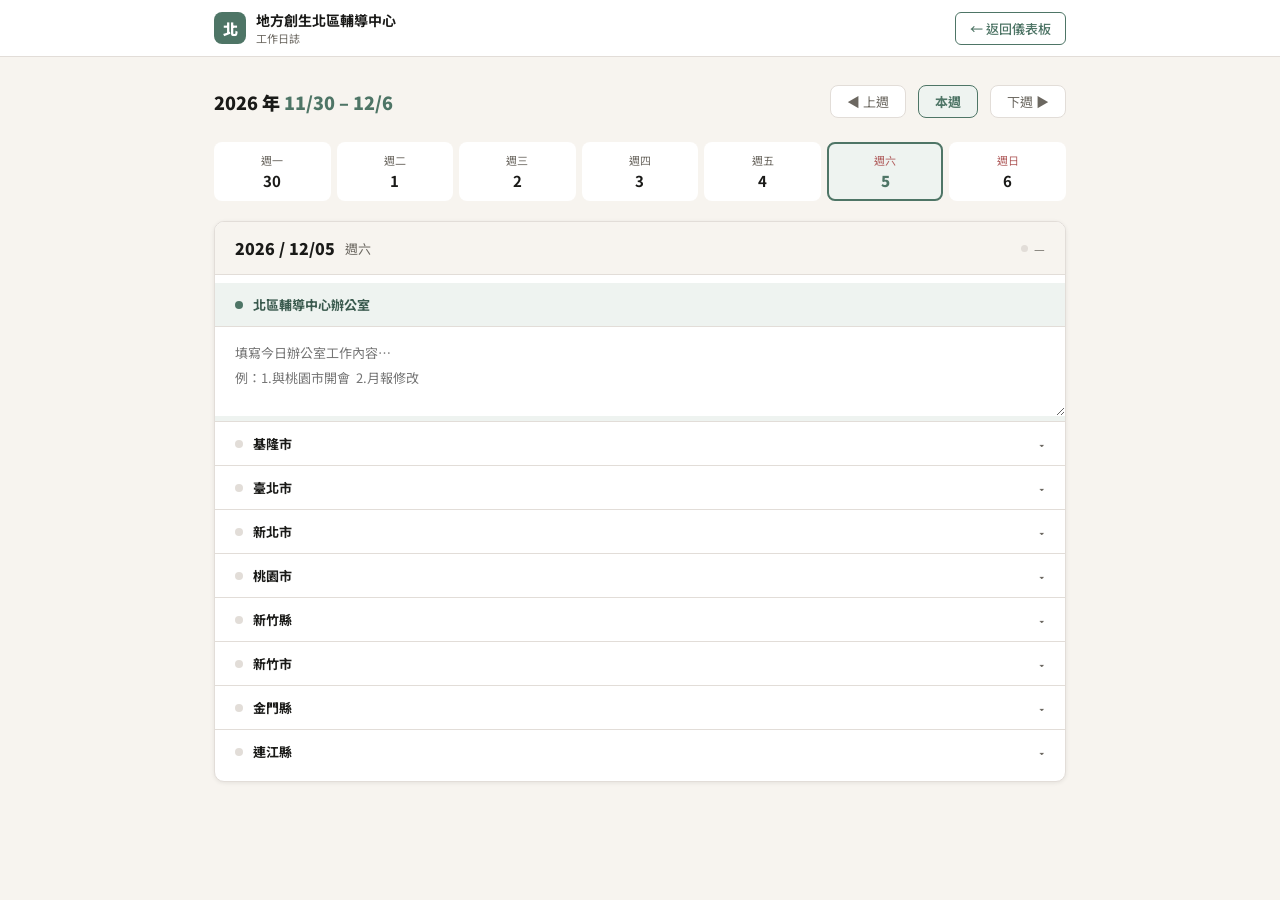
<file: diary.html>
<!DOCTYPE html>
<html lang="zh-TW">
<head>
<meta charset="UTF-8" />
<meta name="viewport" content="width=device-width, initial-scale=1.0" />
<title>工作日誌｜北輔中心</title>
<link rel="preconnect" href="https://fonts.googleapis.com" />
<link href="https://fonts.googleapis.com/css2?family=Noto+Sans+TC:wght@400;500;700;900&display=swap" rel="stylesheet" />
<style>
*, *::before, *::after { box-sizing: border-box; margin: 0; padding: 0; }
:root {
  --green:    #4e7566;
  --green-lt: #eef3f0;
  --green-dk: #3a5a4e;
  --sand:     #f7f4ef;
  --ink:      #1a1a18;
  --muted:    #6b6760;
  --border:   #e2ddd8;
  --white:    #ffffff;
  --radius:   10px;
  --shadow:   0 1px 4px rgba(0,0,0,.08);
}
body { font-family: 'Noto Sans TC', sans-serif; background: var(--sand); color: var(--ink); min-height: 100vh; }

/* Header */
.header { background: var(--white); border-bottom: 1px solid var(--border); position: sticky; top: 0; z-index: 100; }
.header-inner { max-width: 900px; margin: 0 auto; padding: 0 24px; height: 56px; display: flex; align-items: center; justify-content: space-between; }
.header-brand { display: flex; align-items: center; gap: 10px; text-decoration: none; color: inherit; }
.header-logo { width: 32px; height: 32px; border-radius: 8px; background: var(--green); color: #fff; font-size: 15px; font-weight: 900; display: flex; align-items: center; justify-content: center; }
.header-title { font-size: 14px; font-weight: 700; }
.header-sub { font-size: 11px; color: var(--muted); }
.back-btn { font-size: 13px; color: var(--green); font-weight: 500; text-decoration: none; padding: 6px 14px; border: 1px solid var(--green); border-radius: 6px; }
.back-btn:hover { background: var(--green-lt); }

/* Page */
.page { max-width: 900px; margin: 0 auto; padding: 28px 24px 64px; }

/* 週切換 */
.week-nav { display: flex; align-items: center; gap: 12px; margin-bottom: 24px; flex-wrap: wrap; }
.week-nav-title { font-size: 18px; font-weight: 900; flex: 1; }
.week-nav-title span { color: var(--green); }
.nav-btn { padding: 6px 16px; border: 1px solid var(--border); border-radius: 8px; background: var(--white); font-size: 13px; color: var(--muted); cursor: pointer; font-family: inherit; transition: all .15s; }
.nav-btn:hover { border-color: var(--green); color: var(--green); }
.nav-btn.current { background: var(--green-lt); border-color: var(--green); color: var(--green); font-weight: 700; }

/* 週總覽 bar */
.week-bar { display: grid; grid-template-columns: repeat(7, 1fr); gap: 6px; margin-bottom: 20px; }
.day-chip { padding: 8px 4px; border-radius: 8px; text-align: center; cursor: pointer; border: 2px solid transparent; background: var(--white); transition: all .15s; }
.day-chip:hover { border-color: var(--border); }
.day-chip.active { border-color: var(--green); background: var(--green-lt); }
.day-chip.has-data { position: relative; }
.day-chip.has-data::after { content: ''; position: absolute; top: 6px; right: 6px; width: 6px; height: 6px; border-radius: 50%; background: var(--green); }
.day-chip.is-today .chip-date { color: var(--green); font-weight: 900; }
.day-chip.is-weekend .chip-weekday { color: #b05c5c; }
.chip-weekday { font-size: 11px; color: var(--muted); }
.chip-date { font-size: 15px; font-weight: 700; margin-top: 2px; }

/* 日誌填寫區 */
.day-editor { background: var(--white); border: 1px solid var(--border); border-radius: var(--radius); box-shadow: var(--shadow); overflow: hidden; }
.day-editor-header { padding: 14px 20px; background: var(--sand); border-bottom: 1px solid var(--border); display: flex; align-items: center; gap: 10px; }
.day-editor-date { font-size: 16px; font-weight: 900; }
.day-editor-weekday { font-size: 13px; color: var(--muted); }
.save-status { margin-left: auto; font-size: 12px; color: var(--muted); display: flex; align-items: center; gap: 6px; }
.save-dot { width: 7px; height: 7px; border-radius: 50%; background: var(--border); }
.save-dot.saving { background: var(--green); animation: pulse .8s infinite; }
.save-dot.saved  { background: var(--green); }
.save-dot.error  { background: #b05c5c; }
@keyframes pulse { 0%,100%{opacity:1} 50%{opacity:.4} }

/* 欄位列表 */
.county-list { padding: 8px 0; }
.county-row { border-bottom: 1px solid var(--border); }
.county-row:last-child { border-bottom: none; }
.county-toggle { display: flex; align-items: center; gap: 10px; padding: 12px 20px; cursor: pointer; user-select: none; }
.county-toggle-dot { width: 8px; height: 8px; border-radius: 50%; background: var(--border); flex-shrink: 0; transition: background .2s; }
.county-row.open .county-toggle-dot,
.county-row.has-content .county-toggle-dot { background: var(--green); }
.county-toggle-name { font-size: 13px; font-weight: 700; flex: 1; }
.county-preview { font-size: 12px; color: var(--muted); max-width: 300px; overflow: hidden; text-overflow: ellipsis; white-space: nowrap; }
.county-arrow { font-size: 11px; color: var(--muted); transition: transform .2s; }
.county-row.open .county-arrow { transform: rotate(180deg); }
.county-body { max-height: 0; overflow: hidden; transition: max-height .3s ease; }
.county-row.open .county-body { max-height: 500px; }
.county-textarea {
  width: 100%; padding: 14px 20px 16px;
  border: none; outline: none; resize: vertical;
  font-family: inherit; font-size: 13px; line-height: 1.9;
  color: var(--ink); background: #fdfcfa;
  min-height: 90px; border-top: 1px solid var(--border);
}

/* 辦公室（預設展開，樣式突出） */
.office-row { border-bottom: 1px solid var(--border); background: var(--green-lt); }
.office-toggle { display: flex; align-items: center; gap: 10px; padding: 12px 20px; }
.office-dot { width: 8px; height: 8px; border-radius: 50%; background: var(--green); flex-shrink: 0; }
.office-name { font-size: 13px; font-weight: 700; color: var(--green-dk); }
.office-textarea {
  width: 100%; padding: 14px 20px 16px;
  border: none; outline: none; resize: vertical;
  font-family: inherit; font-size: 13px; line-height: 1.9;
  color: var(--ink); background: var(--white);
  min-height: 90px; border-top: 1px solid var(--border);
}

/* Toast */
.toast { position: fixed; bottom: 24px; left: 50%; transform: translateX(-50%) translateY(80px); background: var(--ink); color: #fff; padding: 10px 22px; border-radius: 8px; font-size: 13px; opacity: 0; transition: all .3s; z-index: 999; white-space: nowrap; pointer-events: none; }
.toast.show { transform: translateX(-50%) translateY(0); opacity: 1; }
.toast.error { background: #b05c5c; }

@media (max-width: 600px) {
  .page { padding: 16px 12px 48px; }
  .chip-date { font-size: 13px; }
  .county-preview { display: none; }
}
</style>
</head>
<body>

<header class="header">
  <div class="header-inner">
    <a href="/#internal" class="header-brand">
      <div class="header-logo">北</div>
      <div>
        <div class="header-title">地方創生北區輔導中心</div>
        <div class="header-sub">工作日誌</div>
      </div>
    </a>
    <a href="/#internal" class="back-btn">← 返回儀表板</a>
  </div>
</header>

<div class="page">

  <!-- 週切換 -->
  <div class="week-nav">
    <div class="week-nav-title" id="weekTitle">載入中…</div>
    <button class="nav-btn" onclick="changeWeek(-1)">◀ 上週</button>
    <button class="nav-btn current" onclick="goThisWeek()">本週</button>
    <button class="nav-btn" onclick="changeWeek(1)">下週 ▶</button>
  </div>

  <!-- 週日曆 bar -->
  <div class="week-bar" id="weekBar"></div>

  <!-- 當天編輯器 -->
  <div class="day-editor" id="dayEditor">
    <div class="day-editor-header">
      <span class="day-editor-date" id="editorDate"></span>
      <span class="day-editor-weekday" id="editorWeekday"></span>
      <div class="save-status">
        <div class="save-dot" id="saveDot"></div>
        <span id="saveText">—</span>
      </div>
    </div>
    <div class="county-list" id="countyList"></div>
  </div>

</div>

<div class="toast" id="toast"></div>

<script>
// ── 設定 ──────────────────────────────────────────
// 直接呼叫 Apps Script，不透過 Vercel Function
const GAS_URL  = 'https://script.google.com/macros/s/AKfycbywmZoyoeZhplJWQ5l9vWPf2mS1Fu0W2rADpdXAcTxzbRmOI-a7-cgjmBPEeItI9UlE/exec';
const COUNTIES = ['辦公室','基隆市','臺北市','新北市','桃園市','新竹縣','新竹市','金門縣','連江縣'];
const WEEKDAYS = ['日','一','二','三','四','五','六'];

let currentWeekOffset = 0;
let selectedDate = '';
let weekData = {};
let saveTimers = {};

// ── 週計算 ────────────────────────────────────────
function getWeekDates(offset) {
  const today = new Date();
  const day = today.getDay() || 7;
  const mon = new Date(today);
  mon.setDate(today.getDate() - day + 1 + offset * 7);
  return Array.from({ length: 7 }, (_, i) => {
    const d = new Date(mon);
    d.setDate(mon.getDate() + i);
    return d;
  });
}

function toMMDD(d) {
  return String(d.getMonth()+1).padStart(2,'0') + '-' + String(d.getDate()).padStart(2,'0');
}

function todayMMDD() {
  return toMMDD(new Date());
}

// ── 載入週資料（改呼叫 Apps Script）────────────────
async function loadWeek() {
  const dates = getWeekDates(currentWeekOffset);
  const dateStrs = dates.map(toMMDD);

  // 更新週標題
  const mon = dates[0], sun = dates[6];
  document.getElementById('weekTitle').innerHTML =
    `${mon.getFullYear()} 年 <span>${mon.getMonth()+1}/${mon.getDate()} – ${sun.getMonth()+1}/${sun.getDate()}</span>`;

  weekData = {};
  renderWeekBar(dates);

  try {
    // 用 GET 參數帶日期清單，Apps Script 回傳 JSON
    const url = `${GAS_URL}?action=read&dates=${dateStrs.join(',')}`;
    const res  = await fetch(url);
    const json = await res.json();

    if (json.ok && json.data) {
      Object.entries(json.data).forEach(([date, row]) => {
        if (row) weekData[date] = row;
      });
    }
  } catch(e) {
    console.error('載入失敗', e);
    showToast('資料載入失敗，請重新整理', true);
  }

  renderWeekBar(dates);

  // 預設選今天（本週）或週一（其他週）
  const today = todayMMDD();
  if (dateStrs.includes(today) && currentWeekOffset === 0) {
    selectDay(today, dates.find(d => toMMDD(d) === today));
  } else {
    selectDay(dateStrs[0], dates[0]);
  }
}

// ── 週日曆 bar ────────────────────────────────────
function renderWeekBar(dates) {
  const today = todayMMDD();
  document.getElementById('weekBar').innerHTML = dates.map(d => {
    const mmdd = toMMDD(d);
    const hasData = weekData[mmdd] && Object.values(weekData[mmdd]).some(v => v.trim());
    const isToday = mmdd === today;
    const isWeekend = d.getDay() === 0 || d.getDay() === 6;
    const isActive = mmdd === selectedDate;
    return `<div class="day-chip ${hasData?'has-data':''} ${isToday?'is-today':''} ${isWeekend?'is-weekend':''} ${isActive?'active':''}"
      onclick="selectDay('${mmdd}', null, ${d.getTime()})">
      <div class="chip-weekday">週${WEEKDAYS[d.getDay()]}</div>
      <div class="chip-date">${d.getDate()}</div>
    </div>`;
  }).join('');
}

// ── 選擇日期 ──────────────────────────────────────
function selectDay(mmdd, dateObj, timestamp) {
  selectedDate = mmdd;
  if (!dateObj && timestamp) dateObj = new Date(timestamp);

  const dates = getWeekDates(currentWeekOffset);
  renderWeekBar(dates);

  document.getElementById('editorDate').textContent = `2026 / ${mmdd.replace('-','/')}`;
  document.getElementById('editorWeekday').textContent = dateObj ? `週${WEEKDAYS[dateObj.getDay()]}` : '';
  setSaveStatus('idle');

  renderEditor(mmdd);
}

// ── 編輯器 ────────────────────────────────────────
function renderEditor(mmdd) {
  const data = weekData[mmdd] || {};
  let html = '';

  html += `<div class="office-row">
    <div class="office-toggle">
      <div class="office-dot"></div>
      <span class="office-name">北區輔導中心辦公室</span>
    </div>
    <textarea class="office-textarea" id="ta-辦公室"
      placeholder="填寫今日辦公室工作內容…&#10;例：1.與桃園市開會  2.月報修改"
      oninput="onInput('辦公室')"
      onblur="saveField('辦公室')"
    >${escHtml(data['辦公室'] || '')}</textarea>
  </div>`;

  COUNTIES.slice(1).forEach(county => {
    const val = data[county] || '';
    const hasContent = val.trim().length > 0;
    html += `<div class="county-row ${hasContent?'open has-content':''}" id="row-${county}">
      <div class="county-toggle" onclick="toggleCounty('${county}')">
        <div class="county-toggle-dot"></div>
        <span class="county-toggle-name">${county}</span>
        <span class="county-preview" id="preview-${county}">${escHtml(val.split('\n')[0] || '')}</span>
        <span class="county-arrow">▾</span>
      </div>
      <div class="county-body">
        <textarea class="county-textarea" id="ta-${county}"
          placeholder="填寫 ${county} 今日工作內容…"
          oninput="onInput('${county}')"
          onblur="saveField('${county}')"
        >${escHtml(val)}</textarea>
      </div>
    </div>`;
  });

  document.getElementById('countyList').innerHTML = html;
}

function toggleCounty(county) {
  const row = document.getElementById('row-' + county);
  const isOpen = row.classList.contains('open');
  row.classList.toggle('open', !isOpen);
  if (!isOpen) document.getElementById('ta-' + county).focus();
}

// ── 輸入處理（debounce 自動儲存）────────────────────
function onInput(county) {
  const val = document.getElementById('ta-' + county).value;

  const preview = document.getElementById('preview-' + county);
  if (preview) preview.textContent = val.split('\n')[0] || '';

  const row = document.getElementById('row-' + county);
  if (row) row.classList.toggle('has-content', val.trim().length > 0);

  clearTimeout(saveTimers[county]);
  setSaveStatus('pending');
  saveTimers[county] = setTimeout(() => saveField(county), 3000);
}

// ── 儲存單一欄位（改用 GET 請求）────────────────────
async function saveField(county) {
  clearTimeout(saveTimers[county]);
  const val = document.getElementById('ta-' + county)?.value ?? '';

  if (!weekData[selectedDate]) weekData[selectedDate] = {};
  weekData[selectedDate][county] = val;

  setSaveStatus('saving');

  try {
    // Apps Script 只接受 GET，所有參數放 query string
    // content 需要 encodeURIComponent 處理中文和換行
    const url = `${GAS_URL}?action=write`
      + `&date=${encodeURIComponent(selectedDate)}`
      + `&county=${encodeURIComponent(county)}`
      + `&content=${encodeURIComponent(val)}`;

    const res  = await fetch(url);
    const json = await res.json();

    if (json.ok) {
      setSaveStatus('saved');
      renderWeekBar(getWeekDates(currentWeekOffset));
    } else {
      throw new Error(json.error || '未知錯誤');
    }
  } catch(e) {
    setSaveStatus('error');
    showToast('儲存失敗：' + e.message, true);
    console.error(e);
  }
}

// ── 儲存狀態 ──────────────────────────────────────
function setSaveStatus(state) {
  const dot  = document.getElementById('saveDot');
  const text = document.getElementById('saveText');
  dot.className = 'save-dot';
  if (state === 'saving')   { dot.classList.add('saving'); text.textContent = '儲存中…'; }
  else if (state === 'saved')   { dot.classList.add('saved');  text.textContent = '已儲存'; }
  else if (state === 'error')   { dot.classList.add('error');  text.textContent = '儲存失敗'; }
  else if (state === 'pending') { text.textContent = '有未儲存的內容'; }
  else { text.textContent = '—'; }
}

// ── 週切換 ────────────────────────────────────────
function changeWeek(delta) { currentWeekOffset += delta; loadWeek(); }
function goThisWeek()      { currentWeekOffset = 0;     loadWeek(); }

// ── 工具 ──────────────────────────────────────────
function escHtml(str) {
  return String(str).replace(/&/g,'&amp;').replace(/</g,'&lt;').replace(/>/g,'&gt;');
}
function showToast(msg, isError) {
  const t = document.getElementById('toast');
  t.textContent = msg;
  t.className = 'toast' + (isError ? ' error' : '');
  t.classList.add('show');
  setTimeout(() => t.classList.remove('show'), 2500);
}

// 啟動
loadWeek();
</script>
</body>
</html>
</file>
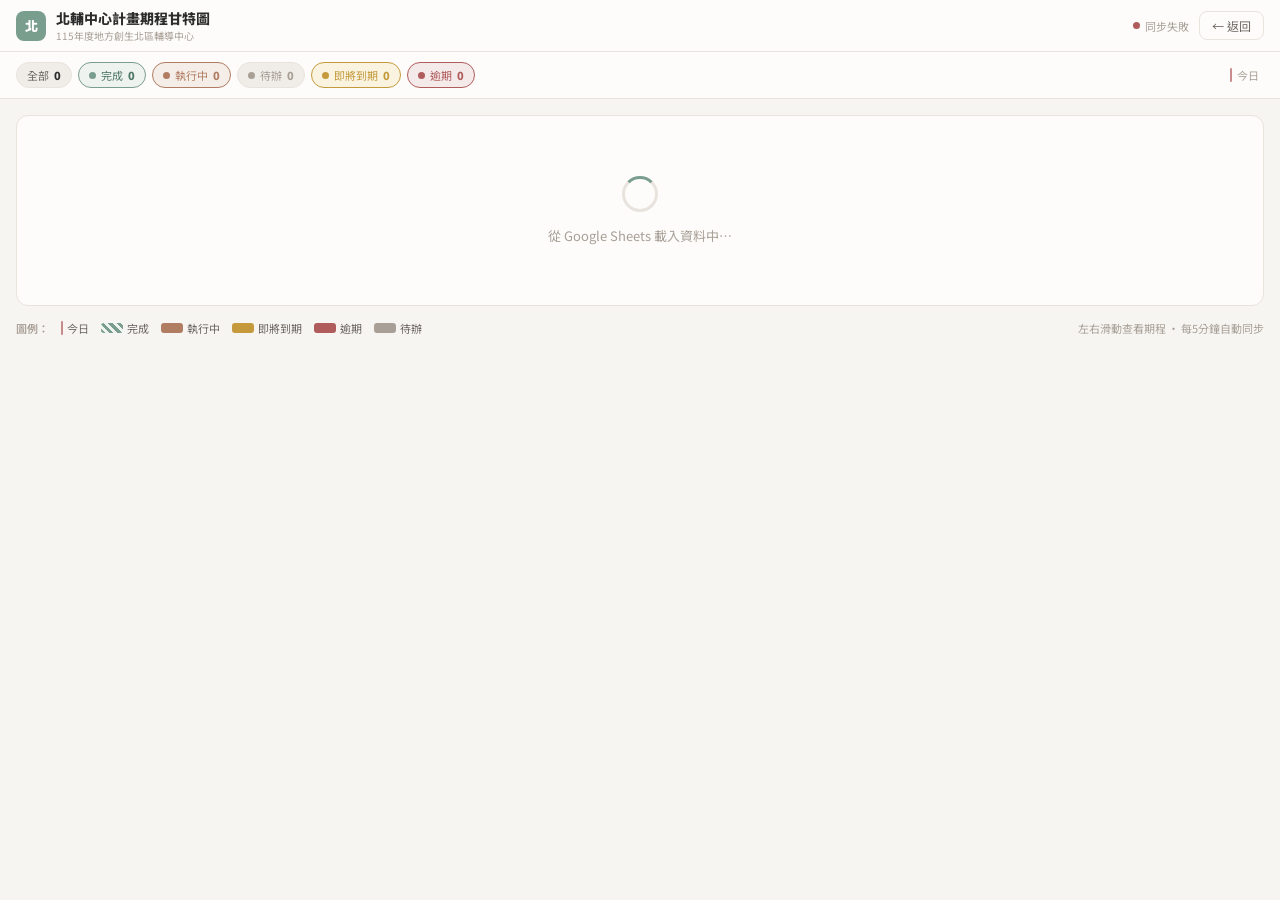
<file: gantt.html>
<!DOCTYPE html>
<html lang="zh-TW">
<head>
<meta charset="UTF-8"/>
<meta name="viewport" content="width=device-width, initial-scale=1.0"/>
<title>北輔中心甘特圖</title>
<link href="https://fonts.googleapis.com/css2?family=Noto+Sans+TC:wght@400;500;700;900&display=swap" rel="stylesheet"/>
<style>
*,*::before,*::after{box-sizing:border-box;margin:0;padding:0}
:root{
  --bg:#f7f5f2;--card:#fdfcfa;--dim:#f0ede8;--line:#e8e3dd;--hair:#d8d2cb;
  --sage:#7a9e8e;--sage-lt:#eef3f0;--sage-dk:#4e7566;
  --clay:#b07d62;--clay-lt:#f5ede7;
  --amber:#c49a3c;--amber-lt:#faf3e0;
  --red:#b05c5c;--red-lt:#f5eaea;
  --ink:#2c2c2c;--sub:#6b6560;--muted:#a89f96;
}
body{font-family:'Noto Sans TC',system-ui,sans-serif;background:var(--bg);color:var(--ink);min-height:100vh}

/* Header */
.header{background:var(--card);border-bottom:1px solid var(--line);padding:0 16px;height:52px;display:flex;align-items:center;justify-content:space-between;position:sticky;top:0;z-index:200}
.logo{width:30px;height:30px;border-radius:8px;background:var(--sage);color:#fff;display:flex;align-items:center;justify-content:center;font-size:13px;font-weight:900;margin-right:10px;flex-shrink:0}
.h-title{font-size:14px;font-weight:800;color:var(--ink)}
.h-sub{font-size:10px;color:var(--muted)}
.sync{font-size:11px;color:var(--muted);display:flex;align-items:center;gap:5px}
.sdot{width:7px;height:7px;border-radius:50%;background:var(--sage);flex-shrink:0}
.sdot.loading{background:var(--amber);animation:pulse 1s infinite}
.sdot.error{background:var(--red)}
@keyframes pulse{0%,100%{opacity:1}50%{opacity:.4}}
.btn-back{padding:5px 12px;border:1px solid var(--line);border-radius:8px;background:transparent;font-size:12px;color:var(--sub);cursor:pointer;text-decoration:none;white-space:nowrap}

/* Stats */
.stats{padding:10px 16px;display:flex;gap:6px;flex-wrap:wrap;align-items:center;border-bottom:1px solid var(--line);background:var(--card)}
.pill{display:flex;align-items:center;gap:5px;padding:4px 10px;border-radius:20px;cursor:pointer;border:1px solid transparent;font-size:11px}
.today-info{margin-left:auto;font-size:11px;color:var(--muted);display:flex;align-items:center;gap:5px}
.tline-icon{width:2px;height:14px;background:var(--red);border-radius:1px;opacity:.7}

/* Alert */
.alert{background:var(--amber-lt);border-bottom:1px solid #f0c060;padding:10px 16px;font-size:12px;color:var(--ink);display:none;line-height:1.8}

/* Wrap */
.wrap{max-width:1400px;margin:0 auto;padding:16px 16px 48px}

/* Gantt 外層 */
.gantt{background:var(--card);border-radius:12px;border:1px solid var(--line);overflow:hidden}

/* 每一列結構：左固定 + 右可捲動 */
.g-row{display:flex;align-items:stretch;border-bottom:1px solid var(--line)}
.g-row:last-child{border-bottom:none}

/* 左側固定欄（工作項目）*/
.fixed{width:180px;min-width:180px;flex-shrink:0;position:sticky;left:0;z-index:10;background:inherit;border-right:1px solid var(--line)}

/* 右側可捲動區（月份+色條）*/
.scrollable{flex:1;overflow-x:auto;-webkit-overflow-scrolling:touch;overscroll-behavior-x:contain}
.scrollable::-webkit-scrollbar{height:3px}
.scrollable::-webkit-scrollbar-thumb{background:var(--hair);border-radius:2px}

/* 月份列 */
.months-row{display:flex;min-width:800px;height:100%}
.month{width:75px;flex-shrink:0;text-align:center;padding:10px 0;font-size:10px;font-weight:600;color:var(--muted);border-right:1px solid var(--line)}
.month:last-child{border-right:none}
.month.cur{background:var(--sage-lt);color:var(--sage-dk);font-weight:800}

/* Header 列 */
.g-header{display:flex;align-items:stretch;background:var(--dim);border-bottom:2px solid var(--line);position:sticky;top:52px;z-index:100}
.g-header .fixed{font-size:11px;font-weight:700;color:var(--muted);letter-spacing:1px;display:flex;align-items:center;padding:0 14px;min-height:50px;background:var(--dim)}
.g-header .scrollable{background:var(--dim)}

/* 類別標題列 */
.cat-row{display:flex;align-items:stretch;background:var(--dim);border-bottom:1px solid var(--line);border-top:1px solid var(--line);cursor:pointer;user-select:none}
.cat-fixed{width:180px;min-width:180px;flex-shrink:0;position:sticky;left:0;z-index:10;background:var(--dim);border-right:1px solid var(--line);display:flex;align-items:center;padding:8px 12px;gap:6px}
.cat-bar-line{width:3px;height:14px;border-radius:2px;flex-shrink:0}
.cat-name{font-size:12px;font-weight:800;color:var(--ink);white-space:nowrap}
.cat-badge{font-size:10px;font-weight:700;padding:1px 6px;border-radius:10px;margin-left:2px}
.cat-arrow{font-size:11px;color:var(--muted);margin-left:auto}
.cat-scroll{flex:1;min-width:800px;background:var(--dim)}

/* 工作項目列 */
.task-fixed{display:flex;flex-direction:column;justify-content:center;padding:12px 12px;min-height:65px}
.task-name{font-size:12px;font-weight:600;color:var(--ink);line-height:1.5;word-break:keep-all}
.task-st{display:flex;align-items:center;gap:4px;margin-top:4px}
.sdot2{width:6px;height:6px;border-radius:50%;flex-shrink:0}
.st-text{font-size:10px}

/* 色條區 */
.bar-wrap{min-width:800px;position:relative;min-height:65px}
.mgrid{position:absolute;top:0;bottom:0;width:75px;border-right:1px solid var(--line);pointer-events:none}
.mgrid.cur{background:rgba(122,158,142,.08)}
.tday{position:absolute;top:0;bottom:0;width:2px;background:var(--red);opacity:.6;pointer-events:none;z-index:3}
.gbar{position:absolute;top:50%;transform:translateY(-50%);height:22px;border-radius:5px;min-width:4px;z-index:2;display:flex;align-items:center;overflow:hidden}
.gbar.done{background-image:repeating-linear-gradient(45deg,transparent,transparent 3px,rgba(255,255,255,.3) 3px,rgba(255,255,255,.3) 6px)}
.blabel{font-size:9px;font-weight:700;color:#fff;padding-left:7px;white-space:nowrap;overflow:hidden;text-shadow:0 1px 2px rgba(0,0,0,.25)}

/* Tooltip */
.tip{position:fixed;background:var(--ink);color:#f8fafc;border-radius:10px;padding:12px 14px;width:230px;z-index:9999;pointer-events:none;box-shadow:0 8px 32px rgba(0,0,0,.3);font-size:11px;line-height:1.6;display:none}
.tip-title{font-weight:700;font-size:13px;margin-bottom:6px}

/* Legend */
.legend{display:flex;gap:12px;margin-top:14px;flex-wrap:wrap;align-items:center;font-size:11px;color:var(--sub)}
.li{display:flex;align-items:center;gap:4px}

/* Loading */
.loading-wrap{padding:60px 0;text-align:center;color:var(--muted);font-size:13px}
.spinner{width:36px;height:36px;border:3px solid var(--line);border-top-color:var(--sage);border-radius:50%;animation:spin .8s linear infinite;margin:0 auto 14px}
@keyframes spin{to{transform:rotate(360deg)}}
</style>
</head>
<body>

<div class="header">
  <div style="display:flex;align-items:center;min-width:0;flex:1">
    <div class="logo">北</div>
    <div style="min-width:0">
      <div class="h-title">北輔中心計畫期程甘特圖</div>
      <div class="h-sub">115年度地方創生北區輔導中心</div>
    </div>
  </div>
  <div style="display:flex;align-items:center;gap:10px;flex-shrink:0;margin-left:12px">
    <div class="sync"><div class="sdot" id="sd"></div><span id="st">載入中…</span></div>
    <a href="/#internal" class="btn-back">← 返回</a>
  </div>
</div>

<div class="alert" id="alert"></div>

<div class="stats">
  <div class="pill" onclick="setF('')" style="background:var(--dim);border-color:var(--line)">
    <span style="color:var(--sub)">全部</span><span id="c-all" style="font-weight:900;color:var(--ink)">0</span>
  </div>
  <div class="pill" onclick="setF('完成')" style="background:var(--sage-lt);border-color:var(--sage)">
    <div style="width:7px;height:7px;border-radius:50%;background:var(--sage)"></div>
    <span style="color:var(--sage-dk)">完成</span><span id="c-done" style="font-weight:900;color:var(--sage-dk)">0</span>
  </div>
  <div class="pill" onclick="setF('執行中')" style="background:var(--clay-lt);border-color:var(--clay)">
    <div style="width:7px;height:7px;border-radius:50%;background:var(--clay)"></div>
    <span style="color:var(--clay)">執行中</span><span id="c-act" style="font-weight:900;color:var(--clay)">0</span>
  </div>
  <div class="pill" onclick="setF('待辦')" style="background:var(--dim);border-color:var(--line)">
    <div style="width:7px;height:7px;border-radius:50%;background:var(--muted)"></div>
    <span style="color:var(--muted)">待辦</span><span id="c-pend" style="font-weight:900;color:var(--muted)">0</span>
  </div>
  <div class="pill" onclick="setF('即將到期')" style="background:var(--amber-lt);border-color:var(--amber)">
    <div style="width:7px;height:7px;border-radius:50%;background:var(--amber)"></div>
    <span style="color:var(--amber)">即將到期</span><span id="c-warn" style="font-weight:900;color:var(--amber)">0</span>
  </div>
  <div class="pill" onclick="setF('逾期')" style="background:var(--red-lt);border-color:var(--red)">
    <div style="width:7px;height:7px;border-radius:50%;background:var(--red)"></div>
    <span style="color:var(--red)">逾期</span><span id="c-over" style="font-weight:900;color:var(--red)">0</span>
  </div>
  <div class="today-info"><div class="tline-icon"></div>今日 <span id="today-lbl"></span></div>
</div>

<div class="wrap">
  <div class="gantt" id="gantt">
    <div class="loading-wrap"><div class="spinner"></div>從 Google Sheets 載入資料中…</div>
  </div>
  <div class="legend">
    <span style="font-weight:600;color:var(--muted)">圖例：</span>
    <div class="li"><div style="width:2px;height:14px;background:var(--red);border-radius:1px;opacity:.7"></div>今日</div>
    <div class="li"><div style="width:22px;height:10px;border-radius:3px;background-image:repeating-linear-gradient(45deg,var(--sage),var(--sage) 3px,var(--sage-lt) 3px,var(--sage-lt) 6px)"></div>完成</div>
    <div class="li"><div style="width:22px;height:10px;border-radius:3px;background:var(--clay)"></div>執行中</div>
    <div class="li"><div style="width:22px;height:10px;border-radius:3px;background:var(--amber)"></div>即將到期</div>
    <div class="li"><div style="width:22px;height:10px;border-radius:3px;background:var(--red)"></div>逾期</div>
    <div class="li"><div style="width:22px;height:10px;border-radius:3px;background:var(--muted)"></div>待辦</div>
    <span style="margin-left:auto;color:var(--muted)">左右滑動查看期程 · 每5分鐘自動同步</span>
  </div>
</div>

<div class="tip" id="tip"></div>

<script>
const SID='1OgljOYoEprfJ7qF5xKyTJ-0-BnWsAPlfevQq6Y9WC1M';
const MONTHS=[
  {l:'5月',d:'2026-05-01'},{l:'6月',d:'2026-06-01'},{l:'7月',d:'2026-07-01'},
  {l:'8月',d:'2026-08-01'},{l:'9月',d:'2026-09-01'},{l:'10月',d:'2026-10-01'},
  {l:'11月',d:'2026-11-01'},{l:'12月',d:'2026-12-01'},{l:'116/1',d:'2027-01-01'},
  {l:'2月',d:'2027-02-01'},{l:'3月',d:'2027-03-01'},{l:'4月',d:'2027-04-01'},
];
const RS='2026-05-01',RE='2027-04-30';
const TD=Math.round((new Date(RE)-new Date(RS))/86400000);
const TODAY=new Date().toISOString().slice(0,10);
const MONTH_W=75;
const TOTAL_W=MONTHS.length*MONTH_W;

const CAT_C={'行政作業':'#7a9e8e','區域輔導':'#b07d62','特色亮點':'#c49a3c','行銷整合':'#4e7566','市集活動':'#b07d62','成果展':'#7a9e8e','報告繳交':'#b05c5c'};
const ST_C={'完成':'#7a9e8e','執行中':'#b07d62','待辦':'#a89f96','逾期':'#b05c5c','即將到期':'#c49a3c'};

let tasks=[],filt='',coll={};

function toX(d){return Math.min(TOTAL_W,Math.max(0,(new Date(d)-new Date(RS))/86400000/TD*TOTAL_W));}
function toW(s,e){return Math.max(4,toX(e)-toX(s));}
function daysLeft(e){return Math.round((new Date(e)-new Date(TODAY))/86400000);}

function parseGDate(v){
  if(!v)return'';
  if(typeof v==='string'&&v.startsWith('Date(')){
    const p=v.replace('Date(','').replace(')','').split(',');
    return p[0]+'-'+String(+p[1]+1).padStart(2,'0')+'-'+String(+p[2]).padStart(2,'0');
  }
  return'';
}

async function load(){
  setSt('loading','同步中…');
  try{
    const url=`https://docs.google.com/spreadsheets/d/${SID}/gviz/tq?tqx=out:json&tq=select+A,B,C,D,E,F,G&gid=0`;
    const r=await fetch(url);
    const t=await r.text();
    const m=t.match(/setResponse\((\{[\s\S]*\})\)/);
    if(!m)throw new Error('解析失敗');
    const j=JSON.parse(m[1]);
    tasks=j.table.rows.map((row,i)=>{
      const c=row.c;
      const g=idx=>c[idx]?String(c[idx].f||c[idx].v||'').trim():'';
      const gd=idx=>c[idx]?parseGDate(String(c[idx].v||'')):'';
      return{id:i,name:g(0),cat:g(1),s:gd(2),e:gd(3),st:g(4)||'待辦',p:g(5),n:g(6)};
    }).filter(t=>t.name&&t.s&&t.e);
    tasks.forEach(t=>{
      if(t.st!=='完成'){
        if(t.e<TODAY)t.st='逾期';
        else if(daysLeft(t.e)<=14)t.st='即將到期';
      }
    });
    setSt('ok','已同步 '+new Date().toLocaleTimeString('zh-TW',{hour:'2-digit',minute:'2-digit'}));
    render();
  }catch(e){
    setSt('error','同步失敗');
    console.error(e);
  }
}

function setSt(type,txt){
  document.getElementById('sd').className='sdot'+(type==='loading'?' loading':type==='error'?' error':'');
  document.getElementById('st').textContent=txt;
}

function setF(f){filt=f;render();}

function render(){
  document.getElementById('today-lbl').textContent=TODAY;
  const done=tasks.filter(t=>t.st==='完成').length;
  const act=tasks.filter(t=>t.st==='執行中').length;
  const pend=tasks.filter(t=>t.st==='待辦').length;
  const over=tasks.filter(t=>t.st==='逾期').length;
  const warn=tasks.filter(t=>t.st==='即將到期').length;
  document.getElementById('c-all').textContent=tasks.length;
  document.getElementById('c-done').textContent=done;
  document.getElementById('c-act').textContent=act;
  document.getElementById('c-pend').textContent=pend;
  document.getElementById('c-over').textContent=over;
  document.getElementById('c-warn').textContent=warn;

  const al=document.getElementById('alert');
  let ah='';
  if(over>0)ah+=`<div>🔴 逾期 ${over} 項：${tasks.filter(t=>t.st==='逾期').map(t=>t.name).join('、')}</div>`;
  if(warn>0)ah+=`<div>⏰ 即將到期（14天內）${warn} 項：${tasks.filter(t=>t.st==='即將到期').map(t=>t.name+'（剩'+daysLeft(t.e)+'天）').join('、')}</div>`;
  if(ah){al.innerHTML=ah;al.style.display='block';}else al.style.display='none';

  const shown=filt?tasks.filter(t=>t.st===filt):tasks;
  const catMap={};
  shown.forEach(t=>{if(!catMap[t.cat])catMap[t.cat]=[];catMap[t.cat].push(t);});
  const todayX=toX(TODAY);
  const curM=TODAY.slice(0,7);

  const gridsHtml=MONTHS.map((m,i)=>{
    const isc=m.d.slice(0,7)===curM;
    return`<div class="mgrid${isc?' cur':''}" style="left:${i*MONTH_W}px;${isc?'background:rgba(122,158,142,.08)':''}"></div>`;
  }).join('');
  const todayHtml=todayX>0&&todayX<TOTAL_W?`<div class="tday" style="left:${todayX}px"></div>`:'';

  let html=`<div class="g-header">
    <div class="fixed" style="background:var(--dim);font-size:11px;font-weight:700;color:var(--muted);letter-spacing:1px;padding:0 14px;display:flex;align-items:center;min-height:50px">工作項目</div>
    <div class="scrollable" id="sh" style="background:var(--dim)">
      <div class="months-row" style="min-width:${TOTAL_W}px">
        ${MONTHS.map(m=>{const isc=m.d.slice(0,7)===curM;return`<div class="month${isc?' cur':''}">${m.l}</div>`;}).join('')}
      </div>
    </div>
  </div>`;

  if(!Object.keys(catMap).length){
    html+='<div class="loading-wrap">沒有符合條件的項目</div>';
  }else{
    Object.keys(catMap).forEach(cat=>{
      const items=catMap[cat];
      const cc=CAT_C[cat]||'#7a9e8e';
      const isC=coll[cat];
      html+=`<div class="cat-row" onclick="toggleCat('${cat}')">
        <div class="cat-fixed">
          <div class="cat-bar-line" style="background:${cc}"></div>
          <span class="cat-name">${cat}</span>
          <span class="cat-badge" style="background:${cc}22;color:${cc}">${items.length}</span>
          <span class="cat-arrow">${isC?'▶':'▼'}</span>
        </div>
        <div class="cat-scroll" style="min-width:${TOTAL_W}px"></div>
      </div>`;

      if(!isC){
        items.forEach((t,idx)=>{
          const sc=ST_C[t.st]||'#a89f96';
          const lx=toX(t.s),ww=toW(t.s,t.e);
          const bg=idx%2===0?'var(--card)':'var(--bg)';
          html+=`<div class="g-row" style="background:${bg}">
            <div class="fixed" style="background:${bg}">
              <div class="task-fixed">
                <div class="task-name">${t.name}</div>
                <div class="task-st"><div class="sdot2" style="background:${sc}"></div><span class="st-text" style="color:${sc}">${t.st}</span></div>
              </div>
            </div>
            <div class="scrollable ss" onmouseenter="showTip(event,${t.id})" onmouseleave="hideTip()" ontouchstart="showTip(event,${t.id})" ontouchend="hideTip()">
              <div class="bar-wrap" style="min-width:${TOTAL_W}px">
                ${gridsHtml}${todayHtml}
                <div class="gbar${t.st==='完成'?' done':''}" style="left:${lx}px;width:${ww}px;background:${sc};box-shadow:0 1px 4px ${sc}44">
                  ${ww>40?`<span class="blabel">${t.s.slice(5,7)}/${t.s.slice(8)}→${t.e.slice(5,7)}/${t.e.slice(8)}</span>`:''}
                </div>
              </div>
            </div>
          </div>`;
        });
      }
    });
  }

  document.getElementById('gantt').innerHTML=html;
  setupSync();
}

function toggleCat(c){coll[c]=!coll[c];render();}

function setupSync(){
  const all=[document.getElementById('sh'),...document.querySelectorAll('.ss')].filter(Boolean);
  let isSyncing=false;
  all.forEach(el=>{
    el.addEventListener('scroll',()=>{
      if(isSyncing)return;
      isSyncing=true;
      all.forEach(other=>{if(other!==el)other.scrollLeft=el.scrollLeft;});
      requestAnimationFrame(()=>{isSyncing=false;});
    },{passive:true});
  });
}

function showTip(e,id){
  const t=tasks.find(x=>x.id===id);
  if(!t)return;
  const sc=ST_C[t.st]||'#a89f96';
  const tip=document.getElementById('tip');
  tip.innerHTML=`<div class="tip-title">${t.name}</div>
    <div>狀態：<span style="color:${sc};font-weight:700">${t.st}</span></div>
    <div>期間：${t.s} → ${t.e}</div>
    <div>類別：${t.cat}</div>
    ${t.p?`<div>負責人：${t.p}</div>`:''}
    ${t.n?`<div style="margin-top:6px;padding-top:6px;border-top:1px solid #fff2;color:var(--amber)">💬 ${t.n}</div>`:''}`;
  tip.style.display='block';
  moveTip(e);
}
function moveTip(e){
  const tip=document.getElementById('tip');
  const cx=e.touches?e.touches[0].clientX:e.clientX;
  const cy=e.touches?e.touches[0].clientY:e.clientY;
  tip.style.left=Math.min(cx+12,window.innerWidth-245)+'px';
  tip.style.top=Math.min(cy-10,window.innerHeight-200)+'px';
}
function hideTip(){document.getElementById('tip').style.display='none';}
document.addEventListener('mousemove',e=>{if(document.getElementById('tip').style.display!=='none')moveTip(e);});

load();
setInterval(load,5*60*1000);
</script>
</body>
</html>
</file>
<file: style.css>
/* ── Reset & Base ── */
*, *::before, *::after { box-sizing: border-box; margin: 0; padding: 0; }

:root {
  /* 中性底色 */
  --bg:      #f7f5f2;
  --card:    #ffffff;
  --dim:     #f3f0ea;
  --line:    #e8e3dd;
  --hair:    #d8d2cb;

  /* 文字（取自 logo 灰） */
  --ink:     #2c2c2a;
  --sub:     #5f5e5a;
  --muted:   #a89f96;

  /* 品牌黃（logo 主色） */
  --gold:    #f2e600;   /* 亮黃：按鈕、亮點填色 */
  --gold-dk: #8a6d00;   /* 金棕：淺底上的文字／強調 */
  --gold-lt: #fdf6cf;   /* 淺黃填色 */

  /* 深色 banner */
  --charcoal:   #2f2f2d;
  --charcoal-2: #3a3a37;

  /* logo 山形彩色（點綴用） */
  --m-green:   #5a7d2a;  --m-green-lt:  #edf3e0;
  --m-blue:    #3f7cb0;  --m-blue-lt:   #e9f1fa;
  --clay:      #b07d62;  --clay-lt:     #f5ede7;
  --amber:     #c49a3c;  --amber-lt:    #faf3e0;
  --red:       #b05c5c;  --red-lt:      #f5eaea;
}

body {
  font-family: 'Noto Sans TC', system-ui, sans-serif;
  background: var(--bg);
  color: var(--ink);
  line-height: 1.7;
  font-size: 15px;
}

a { text-decoration: none; color: inherit; }

/* ── Header ── */
.header {
  background: var(--card);
  border-bottom: 1px solid var(--line);
  position: sticky;
  top: 0;
  z-index: 100;
}
.header-inner {
  max-width: 1100px;
  margin: 0 auto;
  padding: 0 24px;
  height: 64px;
  display: flex;
  align-items: center;
  justify-content: space-between;
}
.header-brand {
  display: flex;
  align-items: center;
  gap: 12px;
}
.header-logo {
  height: 46px;
  width: auto;
  flex-shrink: 0;
  display: block;
}
.header-title {
  font-size: 14px;
  font-weight: 800;
  color: var(--ink);
  letter-spacing: 0.3px;
}
.header-sub {
  font-size: 10px;
  color: var(--muted);
  letter-spacing: 0.5px;
}
.header-nav {
  display: flex;
  gap: 4px;
}
.nav-btn {
  padding: 6px 16px;
  border: none;
  background: transparent;
  font-size: 13px;
  font-family: inherit;
  cursor: pointer;
  color: var(--muted);
  border-radius: 8px;
  font-weight: 500;
  border-bottom: 2px solid transparent;
  transition: all 0.15s;
}
.nav-btn.active, .nav-btn:hover {
  color: var(--gold-dk);
  border-bottom-color: var(--gold);
  background: var(--gold-lt);
}

/* ── Views ── */
.view { display: none; }
.view.active { display: block; }

/* ── Hero ── */
.hero {
  background: var(--charcoal);
  padding: 64px 24px;
}
.hero-inner {
  max-width: 640px;
  margin: 0 auto;
}
.hero-eyebrow {
  font-size: 13px;
  letter-spacing: 2px;
  color: #e8c84b;
  margin-bottom: 12px;
  font-weight: 600;
}
.hero-title {
  font-size: 32px;
  font-weight: 900;
  color: #fff;
  line-height: 1.25;
  margin-bottom: 14px;
  letter-spacing: -0.5px;
}
.hero-accent { color: #d9d6ce; }
.hero-desc {
  font-size: 14px;
  color: rgba(255,255,255,0.75);
  line-height: 1.8;
  margin-bottom: 24px;
  max-width: 480px;
}
.hero-actions { display: flex; gap: 12px; flex-wrap: wrap; }

/* ── Buttons ── */
.btn-primary {
  padding: 10px 24px;
  background: var(--gold);
  color: var(--charcoal);
  border: none;
  border-radius: 10px;
  font-size: 14px;
  font-weight: 700;
  cursor: pointer;
  font-family: inherit;
  display: inline-block;
  transition: opacity 0.15s;
}
.btn-primary:hover { opacity: 0.88; }
.btn-ghost {
  padding: 10px 20px;
  background: rgba(255,255,255,0.12);
  color: #fff;
  border: 1px solid rgba(255,255,255,0.35);
  border-radius: 10px;
  font-size: 14px;
  cursor: pointer;
  font-family: inherit;
  display: inline-block;
}
.btn-ghost-sm {
  padding: 6px 14px;
  background: transparent;
  color: var(--muted);
  border: 1px solid var(--line);
  border-radius: 8px;
  font-size: 12px;
  cursor: pointer;
  font-family: inherit;
}

/* ── Container ── */
.container {
  max-width: 1100px;
  margin: 0 auto;
  padding: 0 24px;
}

/* ── Section ── */
.section { padding: 40px 0; }
.section-header {
  display: flex;
  align-items: baseline;
  justify-content: space-between;
  margin-bottom: 24px;
}
.section-title {
  font-size: 18px;
  font-weight: 800;
  color: var(--ink);
  letter-spacing: 0.3px;
  margin-bottom: 20px;
}
.section-more {
  font-size: 14px;
  color: var(--gold-dk);
  cursor: pointer;
  font-weight: 600;
}

/* ── Dividers ── */
.divider { height: 1px; background: var(--line); }
.divider-thin { height: 1px; background: var(--line); margin: 0; }

/* ── Service cards ── */
.grid-4 {
  display: grid;
  grid-template-columns: repeat(4, 1fr);
  gap: 12px;
}
.grid-3 {
  display: grid;
  grid-template-columns: repeat(4, 1fr);
  gap: 12px;
}
.service-card {
  background: var(--card);
  border: 1px solid var(--line);
  border-radius: 14px;
  padding: 20px 16px;
  display: flex;
  flex-direction: column;
  align-items: flex-start;
  gap: 8px;
  cursor: pointer;
  transition: box-shadow 0.15s;
}
.service-card:hover { box-shadow: 0 4px 16px rgba(0,0,0,0.06); }
.service-icon {
  width: 44px;
  height: 44px;
  border-radius: 12px;
  display: flex;
  align-items: center;
  justify-content: center;
  font-size: 20px;
  font-weight: 900;
}
.service-label {
  font-size: 16px;
  font-weight: 700;
  color: var(--ink);
  display: inline-block;
  padding: 6px 14px;
  border-radius: 9px;
}
.service-desc {
  font-size: 14px;
  color: var(--muted);
}

/* ── Announcements ── */
.announce-list { display: flex; flex-direction: column; gap: 0; }
.announce-item {
  display: flex;
  gap: 20px;
  padding: 20px 0;
  align-items: flex-start;
}
.announce-date {
  flex-shrink: 0;
  text-align: right;
  min-width: 48px;
  padding-top: 2px;
}
.announce-year { display: block; font-size: 11px; color: var(--muted); letter-spacing: 1px; }
.announce-day  { display: block; font-size: 20px; font-weight: 800; color: var(--gold-dk); line-height: 1; }
.announce-body { flex: 1; }
.announce-tag {
  display: inline-block;
  font-size: 11px;
  font-weight: 700;
  padding: 2px 8px;
  border-radius: 10px;
  margin-bottom: 6px;
  letter-spacing: 0.5px;
}
.tag-deadline { background: var(--red-lt);     color: var(--red);     }
.tag-event    { background: var(--clay-lt);    color: var(--clay);    }
.tag-update   { background: var(--m-green-lt); color: var(--m-green); }
.announce-title { font-size: 18px; font-weight: 700; color: var(--ink); margin-bottom: 4px; }
.announce-text  { font-size: 16px; color: var(--sub); line-height: 1.6; }

/* ── Process steps ── */
.process-steps {
  display: flex;
  align-items: flex-start;
  gap: 8px;
  flex-wrap: wrap;
}
.process-step {
  flex: 1;
  min-width: 120px;
  background: var(--card);
  border: 1px solid var(--line);
  border-radius: 12px;
  padding: 18px 14px;
  text-align: center;
}
.process-num {
  font-size: 13px;
  font-weight: 900;
  color: var(--gold-dk);
  letter-spacing: 1px;
  margin-bottom: 8px;
}
.process-label {
  font-size: 15px;
  font-weight: 700;
  color: var(--ink);
  margin-bottom: 6px;
}
.process-desc { font-size: 13px; color: var(--muted); line-height: 1.5; }
.process-arrow {
  font-size: 20px;
  color: var(--muted);
  padding-top: 28px;
  flex-shrink: 0;
}

/* ── Download ── */
.download-grid {
  display: grid;
  grid-template-columns: repeat(3, 1fr);
  gap: 16px;
}
.download-folder {
  background: var(--card);
  border: 1px solid var(--line);
  border-radius: 14px;
  overflow: hidden;
}
.folder-header {
  display: flex;
  align-items: center;
  gap: 8px;
  padding: 16px;
  background: var(--dim);
  border-bottom: 1px solid var(--line);
  font-size: 16px;
  font-weight: 700;
  color: var(--ink);
}
.folder-icon { font-size: 20px; }
.folder-items { padding: 8px 0; }
.folder-item {
  display: flex;
  align-items: center;
  gap: 8px;
  padding: 10px 16px;
  font-size: 15px;
  color: var(--sub);
  cursor: pointer;
  transition: background 0.1s;
}
.folder-item:hover { background: var(--dim); }
.file-icon { font-size: 16px; flex-shrink: 0; }
.folder-more { color: var(--gold-dk); font-weight: 600; }
.folder-desc { padding: 12px 16px; font-size: 15px; color: var(--sub); line-height: 1.6; }

/* ── Form embed ── */
.form-placeholder { }
.form-hint { font-size: 14px; color: var(--muted); margin-bottom: 12px; }
.form-embed-box {
  background: var(--card);
  border: 1px solid var(--line);
  border-radius: 14px;
  min-height: 200px;
  overflow: hidden;
}

/* ── Contact ── */
.contact-card {
  background: var(--card);
  border: 1px solid var(--line);
  border-radius: 14px;
  overflow: hidden;
}
.contact-item {
  display: flex;
  gap: 16px;
  padding: 16px 20px;
  align-items: flex-start;
}
.contact-label {
  font-size: 14px;
  font-weight: 700;
  color: var(--muted);
  min-width: 80px;
  flex-shrink: 0;
  padding-top: 2px;
}
.contact-value { font-size: 16px; color: var(--ink); line-height: 1.6; }

/* ── Login ── */
.login-wrap {
  min-height: calc(100vh - 64px);
  display: flex;
  align-items: center;
  justify-content: center;
  padding: 40px 24px;
}
.login-card {
  background: var(--card);
  border: 1px solid var(--line);
  border-radius: 20px;
  padding: 48px 40px;
  width: 100%;
  max-width: 380px;
  text-align: center;
}
.login-logo {
  height: 64px;
  width: auto;
  display: block;
  margin: 0 auto 20px;
}
.login-title { font-size: 20px; font-weight: 800; color: var(--ink); margin-bottom: 6px; }
.login-sub   { font-size: 13px; color: var(--muted); margin-bottom: 28px; }
.login-input {
  width: 100%;
  padding: 12px 16px;
  border: 1.5px solid var(--line);
  border-radius: 10px;
  font-size: 14px;
  font-family: inherit;
  background: var(--bg);
  color: var(--ink);
  margin-bottom: 12px;
  outline: none;
  transition: border-color 0.15s;
}
.login-input:focus { border-color: var(--gold); }
.login-btn { width: 100%; padding: 12px; font-size: 14px; border-radius: 10px; }
.login-error { font-size: 12px; color: var(--red); margin-top: 10px; }

/* ── Internal ── */
.internal-header {
  display: flex;
  align-items: flex-start;
  justify-content: space-between;
  margin-bottom: 28px;
  padding-top: 8px;
}
.eyebrow {
  font-size: 12px;
  letter-spacing: 2px;
  color: var(--muted);
  margin-bottom: 4px;
  font-weight: 600;
}
.internal-title { font-size: 24px; font-weight: 900; color: var(--ink); }

/* 直排四欄：每個顏色一個直欄 */
.dash-cols {
  display: grid;
  grid-template-columns: repeat(4, 1fr);
  gap: 18px;
  align-items: start;
}
.dash-col {
  display: flex;
  flex-direction: column;
  gap: 16px;
}

.internal-card {
  background: var(--card);
  border: none;
  border-radius: 20px;
  padding: 22px 20px;
  cursor: pointer;
  position: relative;
  display: block;
  box-shadow: 0 2px 12px rgba(0,0,0,0.05);
  transition: transform 0.18s ease, box-shadow 0.18s ease;
}
.internal-card:hover { transform: translateY(-3px); box-shadow: 0 12px 26px rgba(0,0,0,0.10); }
.internal-icon {
  width: 40px;
  height: 40px;
  border-radius: 10px;
  background: var(--gold-lt);
  color: var(--gold-dk);
  font-size: 16px;
  font-weight: 900;
  display: flex;
  align-items: center;
  justify-content: center;
  margin-bottom: 10px;
}
.internal-label {
  font-size: 19px;
  font-weight: 800;
  color: var(--ink);
  display: inline-block;
  padding: 8px 16px;
  border-radius: 12px;
}
.internal-desc  { font-size: 13px; color: var(--muted); margin-top: 11px; }
.badge-new {
  position: absolute;
  top: 10px;
  right: 10px;
  font-size: 11px;
  font-weight: 700;
  background: var(--amber-lt);
  color: var(--amber);
  padding: 2px 7px;
  border-radius: 10px;
}

/* ── Footer ── */
.footer {
  border-top: 1px solid var(--line);
  padding: 24px 0;
  text-align: center;
  font-size: 12px;
  color: var(--muted);
  margin-top: 48px;
}

/* ── RWD：電腦 / 平板 / 手機 ── */

/* 小筆電・平板橫向 (≤1024) */
@media (max-width: 1024px) {
  .grid-4, .grid-3 { grid-template-columns: repeat(3, 1fr); }
}

/* 平板直向 (≤820) */
@media (max-width: 820px) {
  .grid-4, .grid-3 { grid-template-columns: repeat(2, 1fr); }
  .dash-cols       { grid-template-columns: repeat(2, 1fr); }
  .download-grid   { grid-template-columns: 1fr 1fr; }
  .process-steps   { flex-direction: column; }
  .process-arrow   { display: none; }
}

/* 手機 (≤600) */
@media (max-width: 600px) {
  .container, .header-inner { padding-left: 16px; padding-right: 16px; }
  .grid-4, .grid-3 { grid-template-columns: 1fr 1fr; }
  .dash-cols       { grid-template-columns: 1fr; }
  .download-grid   { grid-template-columns: 1fr; }
  .hero            { padding: 44px 20px; }
  .hero-title      { font-size: 24px; }
  .header-sub      { display: none; }
  .header-logo     { height: 40px; }
  .header-inner    { height: 58px; }
  .nav-btn         { padding: 6px 12px; font-size: 12px; }
  .internal-header { flex-wrap: wrap; gap: 12px; }
}

/* 小型手機 (≤380) */
@media (max-width: 380px) {
  .grid-4, .grid-3 { grid-template-columns: 1fr; }
  .dash-cols       { grid-template-columns: 1fr; }
  .header-title    { font-size: 13px; }
}
</file>
